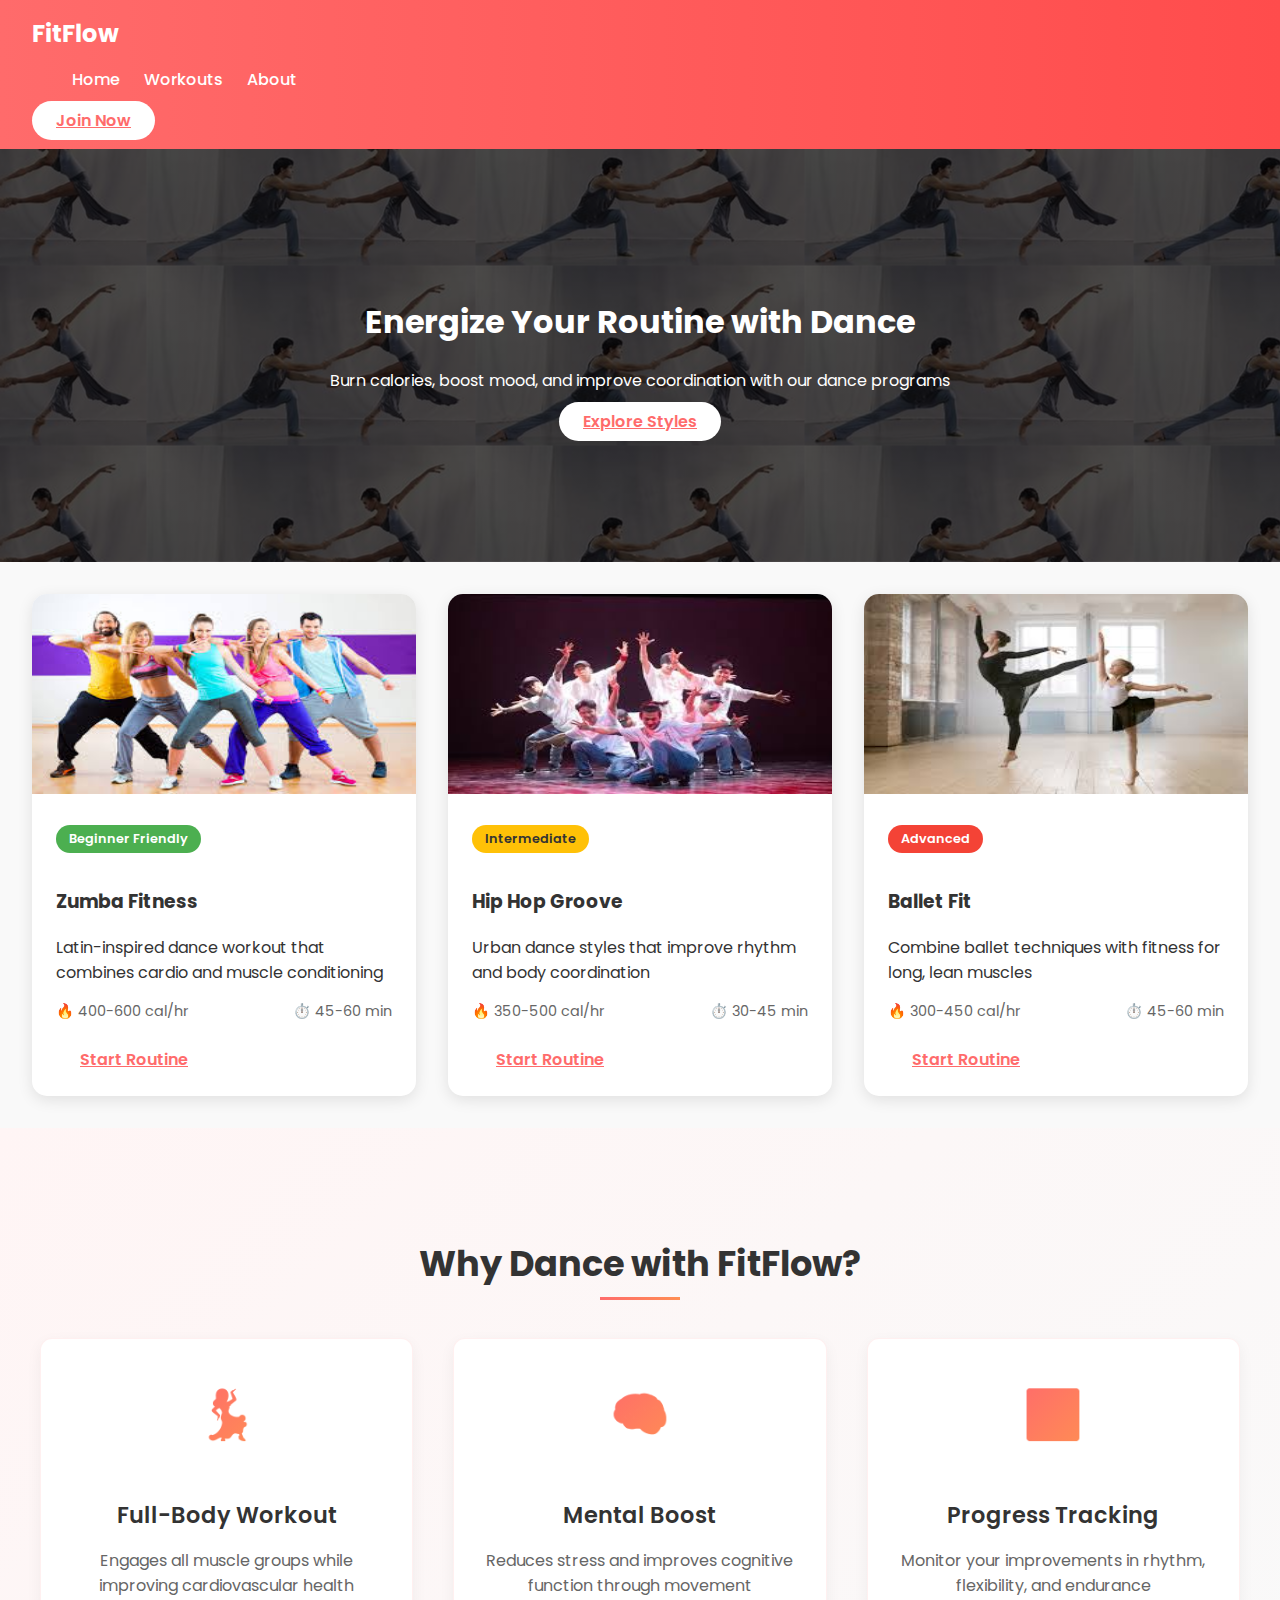
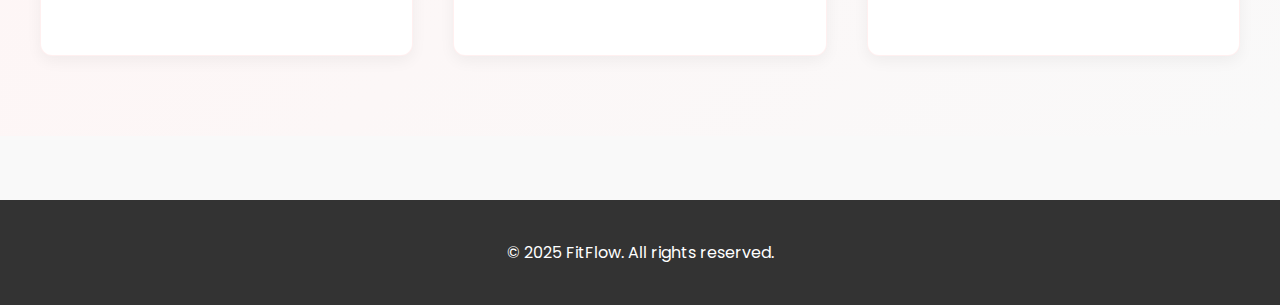
<file: Dance.html>
<!DOCTYPE html>
<html lang="en">
  <head>
    <meta charset="UTF-8" />
    <meta name="viewport" content="width=device-width, initial-scale=1.0" />
    <title>Dance Workouts - FitFlow</title>
    <link rel="stylesheet" href="styles.css" />
    <link
      href="https://fonts.googleapis.com/css2?family=Poppins:wght@300;400;600;700&display=swap"
      rel="stylesheet"
    />
    <style>
      /* Dance-Specific Enhancements */
      .dance-hero {
        background: linear-gradient(rgba(0, 0, 0, 0.7), rgba(0, 0, 0, 0.7)),
          url("media/dancehero.jpg");
        background-size: fit;
        background-position: center;
        color: white;
        text-align: center;
        padding: 8rem 2rem;
      }

      .dance-categories {
        display: grid;
        grid-template-columns: repeat(auto-fit, minmax(300px, 1fr));
        gap: 2rem;
        padding: 2rem;
      }

      .dance-card {
        background: white;
        border-radius: 15px;
        overflow: hidden;
        box-shadow: 0 4px 15px rgba(0, 0, 0, 0.1);
        transition: transform 0.3s ease;
      }

      .dance-card:hover {
        transform: translateY(-10px);
      }

      .dance-card img {
        width: 100%;
        height: 200px;
        object-fit: fit;
      }

      .dance-info {
        padding: 1.5rem;
      }

      .difficulty {
        display: inline-block;
        padding: 0.3rem 0.8rem;
        border-radius: 20px;
        font-size: 0.8rem;
        font-weight: 600;
        margin-bottom: 1rem;
      }

      .beginner {
        background: #4caf50;
        color: white;
      }
      .intermediate {
        background: #ffc107;
        color: #333;
      }
      .advanced {
        background: #f44336;
        color: white;
      }

      .dance-stats {
        display: flex;
        justify-content: space-between;
        margin-top: 1rem;
        color: #666;
        font-size: 0.9rem;
      }
      .benefits-section {
        padding: 5rem 2rem;
        text-align: center;
        background: linear-gradient(135deg, #fff5f5 0%, #f9f9f9 100%);
      }

      .benefits-section h2 {
        font-size: 2.2rem;
        color: #333;
        margin-bottom: 3rem;
        position: relative;
        display: inline-block;
      }

      .benefits-section h2::after {
        content: "";
        position: absolute;
        bottom: -10px;
        left: 50%;
        transform: translateX(-50%);
        width: 80px;
        height: 3px;
        background: linear-gradient(90deg, #ff6b6b, #ff8e53);
      }

      .benefits-grid {
        display: grid;
        grid-template-columns: repeat(auto-fit, minmax(280px, 1fr));
        gap: 2.5rem;
        max-width: 1200px;
        margin: 0 auto;
      }

      .benefit-card {
        background: white;
        padding: 2.5rem 2rem;
        border-radius: 12px;
        box-shadow: 0 5px 15px rgba(0, 0, 0, 0.05);
        transition: all 0.3s ease;
        border: 1px solid rgba(255, 107, 107, 0.1);
      }

      .benefit-card:hover {
        transform: translateY(-8px);
        box-shadow: 0 8px 25px rgba(255, 107, 107, 0.15);
      }

      .benefit-icon {
        font-size: 3rem;
        margin-bottom: 1.5rem;
        display: inline-block;
        background: linear-gradient(135deg, #ff6b6b, #ff8e53);
        -webkit-background-clip: text;
        background-clip: text;
        color: transparent;
      }

      .benefit-card h3 {
        font-size: 1.4rem;
        color: #333;
        margin-bottom: 1rem;
        font-weight: 600;
      }

      .benefit-card p {
        color: #666;
        line-height: 1.6;
        font-size: 1rem;
      }
      .modal {
        display: none;
        position: fixed;
        z-index: 1000;
        left: 0;
        top: 0;
        width: 100%;
        height: 100%;
        background-color: rgba(0, 0, 0, 0.8);
        backdrop-filter: blur(5px);
        overflow-y: auto;
      }

      .modal-content {
        background-color: white;
        margin: 5% auto;
        padding: 2rem;
        border-radius: 15px;
        width: 90%;
        max-width: 800px;
        box-shadow: 0 5px 30px rgba(0, 0, 0, 0.3);
        position: relative;
        animation: modalFadeIn 0.3s ease-out;
      }

      @keyframes modalFadeIn {
        from {
          opacity: 0;
          transform: translateY(-50px);
        }
        to {
          opacity: 1;
          transform: translateY(0);
        }
      }

      .close-modal {
        position: absolute;
        right: 25px;
        top: 15px;
        color: #aaa;
        font-size: 28px;
        font-weight: bold;
        cursor: pointer;
        transition: color 0.3s;
      }

      .close-modal:hover {
        color: #ff6b6b;
      }

      .modal-footer {
        display: flex;
        justify-content: flex-end;
        gap: 1rem;
        margin-top: 1.5rem;
      }

      .secondary {
        background-color: #f1f1f1;
        color: #333;
      }

      .video-container {
        position: relative;
        padding-bottom: 56.25%; /* 16:9 Aspect Ratio */
        height: 0;
        overflow: hidden;
        margin: 1.5rem 0;
        border-radius: 8px;
        background: #000;
      }

      .video-container iframe {
        position: absolute;
        top: 0;
        left: 0;
        width: 100%;
        height: 100%;
        border: none;
      }

      /* Responsive Modal */
      @media (max-width: 768px) {
        .modal-content {
          width: 95%;
          margin: 10% auto;
          padding: 1.5rem;
        }
      }
    </style>
  </head>
  <body>
    <header>
      <nav>
        <div class="logo">FitFlow</div>
        <ul class="nav-links">
          <li><a href="index.html">Home</a></li>
          <li><a href="workouts.html">Workouts</a></li>
          <li><a href="index.html#about">About</a></li>
        </ul>
        <a href="membership.html" class="cta-button">Join Now</a>
      </nav>
    </header>

    <section class="dance-hero">
      <h1>Energize Your Routine with Dance</h1>
      <p>
        Burn calories, boost mood, and improve coordination with our dance
        programs
      </p>
      <a href="#dance-programs" class="cta-button">Explore Styles</a>
    </section>

    <section id="dance-programs" class="dance-categories">
      <!-- Zumba -->
      <div class="dance-card">
        <img src="media/zumba.jpg" alt="Zumba Class" />
        <div class="dance-info">
          <span class="difficulty beginner">Beginner Friendly</span>
          <h3>Zumba Fitness</h3>
          <p>
            Latin-inspired dance workout that combines cardio and muscle
            conditioning
          </p>
          <div class="dance-stats">
            <span>🔥 400-600 cal/hr</span>
            <span>⏱️ 45-60 min</span>
          </div><br>
          <a href="#" class="cta-button" data-dance-type = "zumba">Start Routine</a>
        </div>
      </div>

      <!-- Hip Hop -->
      <div class="dance-card">
        <img src="media/hiphop.jpg" alt="Hip Hop Dance" />
        <div class="dance-info">
          <span class="difficulty intermediate">Intermediate</span>
          <h3>Hip Hop Groove</h3>
          <p>Urban dance styles that improve rhythm and body coordination</p>
          <div class="dance-stats">
            <span>🔥 350-500 cal/hr</span>
            <span>⏱️ 30-45 min</span>
          </div><br>
          <a href="#" class="cta-button" data-dance-type = "hiphop">Start Routine</a>
        </div>
      </div>

      <!-- Ballet Fit -->
      <div class="dance-card">
        <img src="media/ballet.jpg" alt="Ballet Fitness" />
        <div class="dance-info">
          <span class="difficulty advanced">Advanced</span>
          <h3>Ballet Fit</h3>
          <p>Combine ballet techniques with fitness for long, lean muscles</p>
          <div class="dance-stats">
            <span>🔥 300-450 cal/hr</span>
            <span>⏱️ 45-60 min</span>
          </div><br>
          <a href="#" class="cta-button" data-dance-type = "ballet">Start Routine</a>
        </div>
      </div>
    </section>

    <section class="benefits-section">
      <h2>Why Dance with FitFlow?</h2>
      <div class="benefits-grid">
        <div class="benefit-card">
          <div class="benefit-icon">💃</div>
          <h3>Full-Body Workout</h3>
          <p>Engages all muscle groups while improving cardiovascular health</p>
        </div>
        <div class="benefit-card">
          <div class="benefit-icon">🧠</div>
          <h3>Mental Boost</h3>
          <p>Reduces stress and improves cognitive function through movement</p>
        </div>
        <div class="benefit-card">
          <div class="benefit-icon">🔄</div>
          <h3>Progress Tracking</h3>
          <p>Monitor your improvements in rhythm, flexibility, and endurance</p>
        </div>
      </div>
    </section>

    <div id="dance-modal" class="modal">
      <div class="modal-content">
        <span class="close-modal">&times;</span>
        <h3 id="modal-title">Dance Routine</h3>
        <div class="video-container">
          <iframe
            id="modal-video"
            width="560"
            height="315"
            frameborder="0"
            allowfullscreen
          ></iframe>
        </div>
        <div class="modal-footer">
          <button class="cta-button">Save Routine</button>
          <button class="cta-button secondary">Close</button>
        </div>
      </div>
    </div>

    <script>
        // Dance video data
        const dancePrograms = {
          zumba: {
            title: "Zumba Fitness Routine",
            videoId: "urHnJF7wfRA"
          },
          hiphop: {
            title: "Hip Hop Groove Tutorial",
            videoId: "QPFyyKqFi4k"
          },
          ballet: {
            title: "Ballet Fit Fundamentals",
            videoId: "FWfew6Q7Xzo"
          }
        };
      
        // Modal functionality
        document.addEventListener('DOMContentLoaded', function() {
          const modal = document.getElementById('dance-modal');
          const modalTitle = document.getElementById('modal-title');
          const modalVideo = document.getElementById('modal-video');
          const closeBtn = document.querySelector('.close-modal');
          const closeSecondary = document.querySelector('.secondary');
          const startButtons = document.querySelectorAll('[data-dance-type]');
      
          // Open modal with specific dance video
          startButtons.forEach(button => {
            button.addEventListener('click', function(e) {
              e.preventDefault();
              const danceType = this.dataset.danceType;
              const program = dancePrograms[danceType];
              
              modalTitle.textContent = program.title;
              modalVideo.src = `https://www.youtube.com/embed/${program.videoId}`;
              modal.style.display = 'block';
              document.body.style.overflow = 'hidden';
            });
          });
      
          // Close modal methods
          function closeModal() {
            modal.style.display = 'none';
            modalVideo.src = '';
            document.body.style.overflow = 'auto';
          }
      
          closeBtn.addEventListener('click', closeModal);
          closeSecondary.addEventListener('click', closeModal);
      
          // Close when clicking outside modal
          window.addEventListener('click', function(e) {
            if (e.target === modal) {
              closeModal();
            }
          });
        });
      </script> 

    <footer>
      <p>&copy; 2025 FitFlow. All rights reserved.</p>
    </footer>
  </body>
</html>
</file>
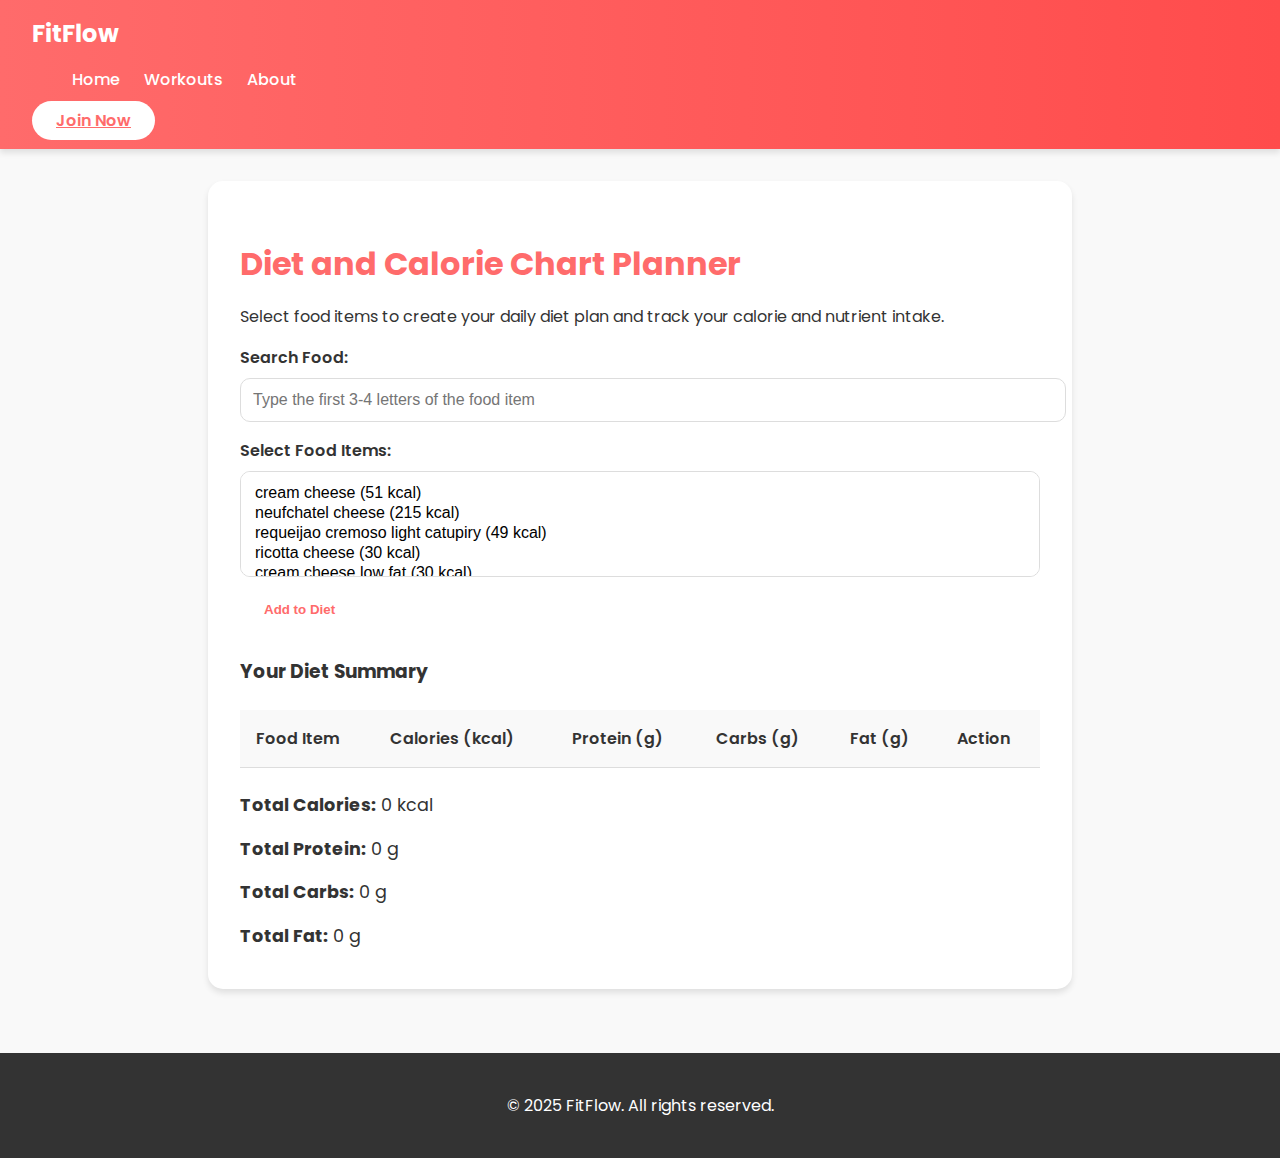
<file: diet-planner.html>
<!DOCTYPE html>
<html lang="en">
<head>
  <meta charset="UTF-8">
  <meta name="viewport" content="width=device-width, initial-scale=1.0">
  <title>Diet and Calorie Chart Planner - FitFlow</title>
  <link rel="stylesheet" href="styles.css">
  <link href="https://fonts.googleapis.com/css2?family=Poppins:wght@300;400;600;700&display=swap" rel="stylesheet">
</head>
<body>
  <header>
    <nav>
      <div class="logo">FitFlow</div>
      <ul class="nav-links">
        <li><a href="index.html">Home</a></li>
        <li><a href="workouts.html">Workouts</a></li>
        <li><a href="index.html#about">About</a></li>
      </ul>
      <a href="membership.html" class="cta-button">Join Now</a>
    </nav>
  </header>

  <!-- Diet Planner Section -->
  <section class="diet-planner">
    <h2>Diet and Calorie Chart Planner</h2>
    <p>Select food items to create your daily diet plan and track your calorie and nutrient intake.</p>
    <div class="food-selection">
      <label for="searchFood">Search Food:</label>
      <input type="text" id="searchFood" placeholder="Type the first 3-4 letters of the food item">
      <label for="foodItems">Select Food Items:</label>
      <select id="foodItems" multiple>
        <!-- Food items will be dynamically populated here -->
      </select>
      <button id="addFood" class="cta-button">Add to Diet</button>
    </div>
    <div class="diet-summary">
      <h3>Your Diet Summary</h3>
      <table id="dietTable">
        <thead>
          <tr>
            <th>Food Item</th>
            <th>Calories (kcal)</th>
            <th>Protein (g)</th>
            <th>Carbs (g)</th>
            <th>Fat (g)</th>
            <th>Action</th>
          </tr>
        </thead>
        <tbody>
          <!-- Diet items will be dynamically populated here -->
        </tbody>
      </table>
      <div id="totalSummary">
        <p><strong>Total Calories:</strong> <span id="totalCalories">0</span> kcal</p>
        <p><strong>Total Protein:</strong> <span id="totalProtein">0</span> g</p>
        <p><strong>Total Carbs:</strong> <span id="totalCarbs">0</span> g</p>
        <p><strong>Total Fat:</strong> <span id="totalFat">0</span> g</p>
      </div>
    </div>
  </section>

  <footer>
    <p>&copy; 2025 FitFlow. All rights reserved.</p>
  </footer>

  <script src="diet-planner.js"></script>
</body>
</html>
</file>
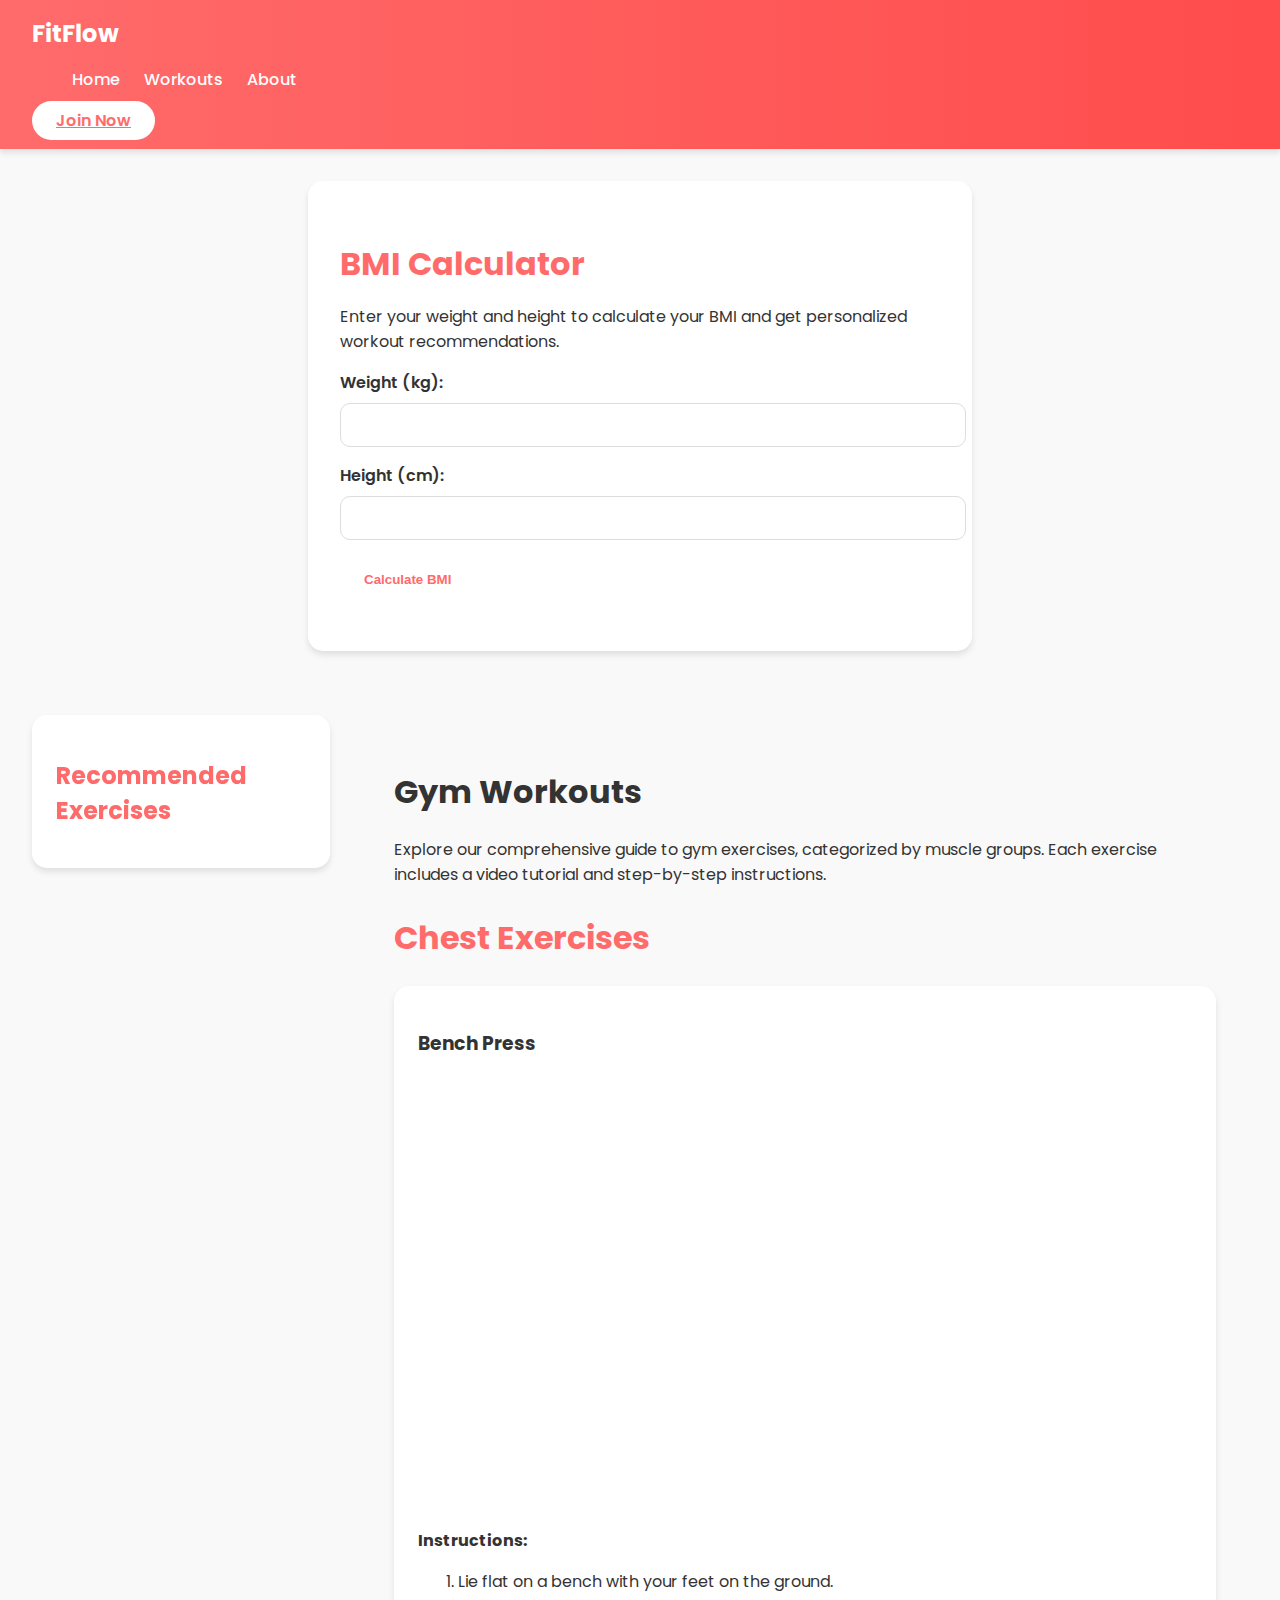
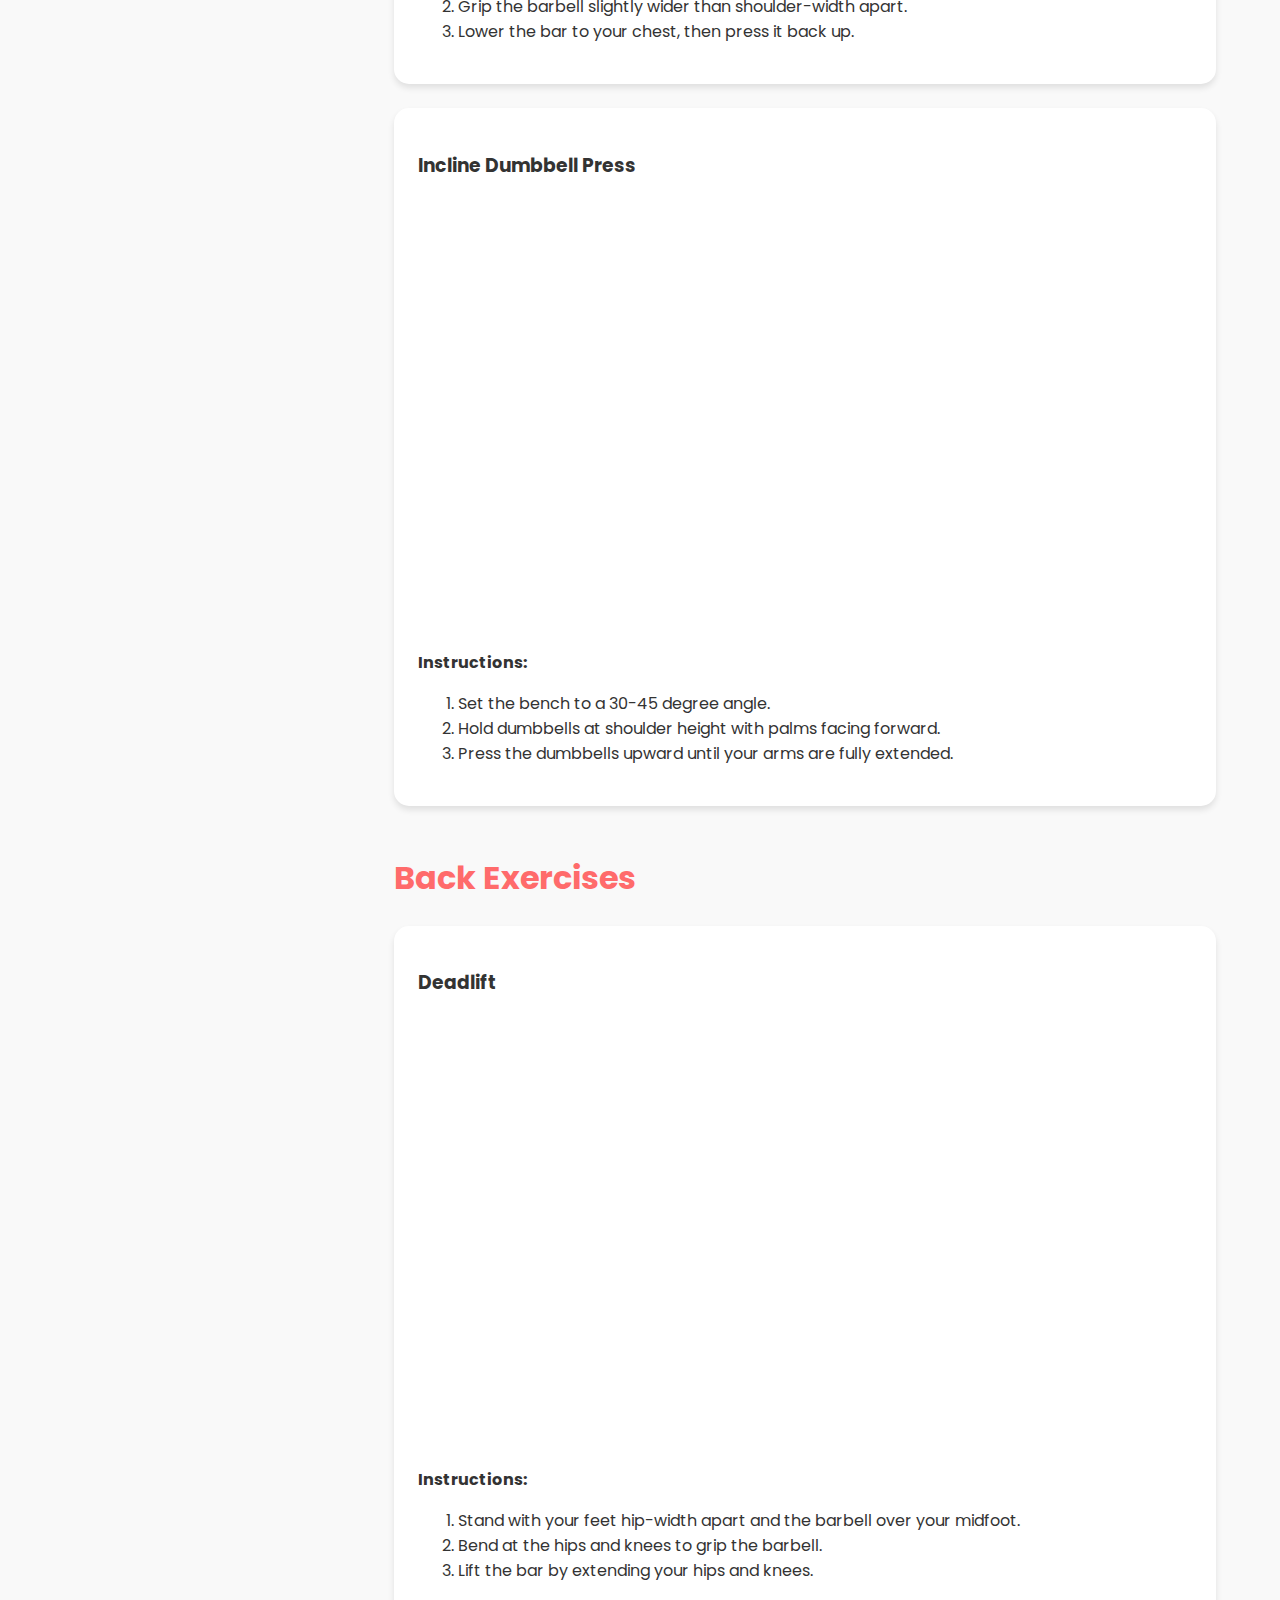
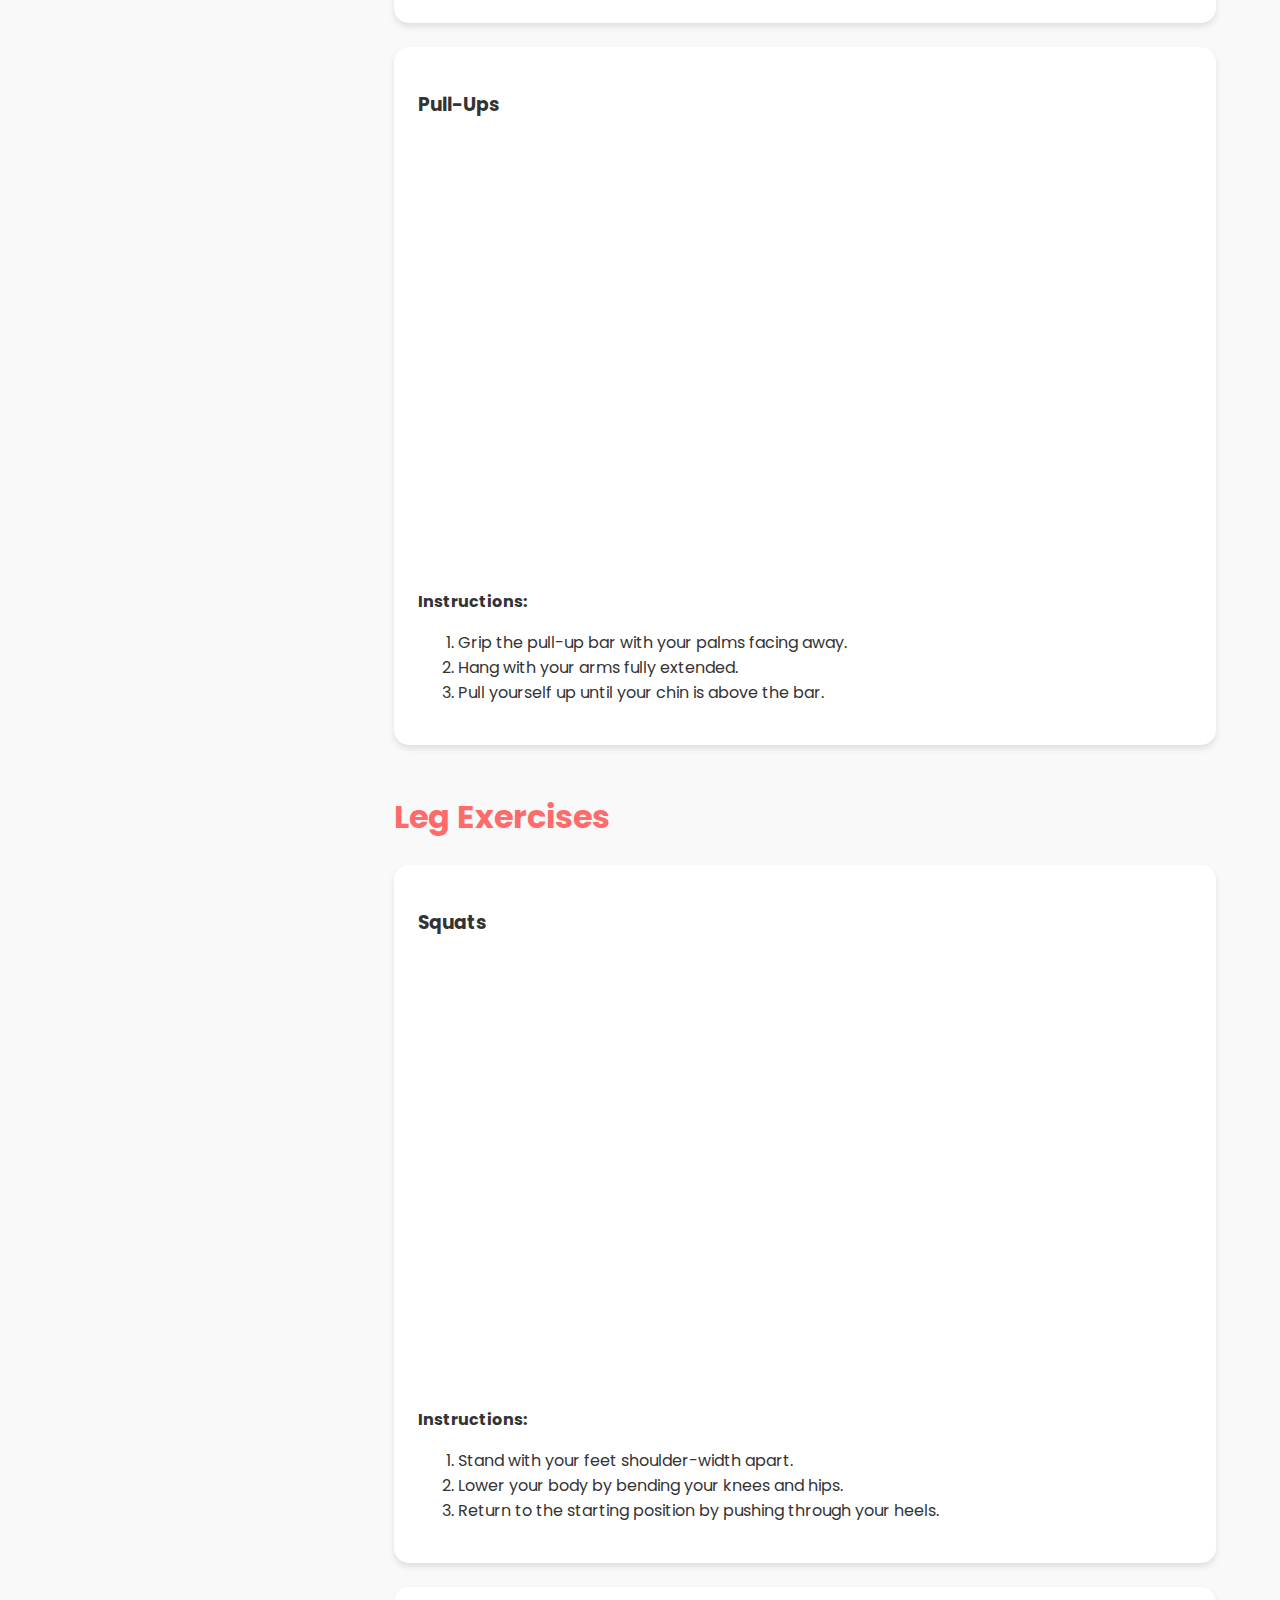
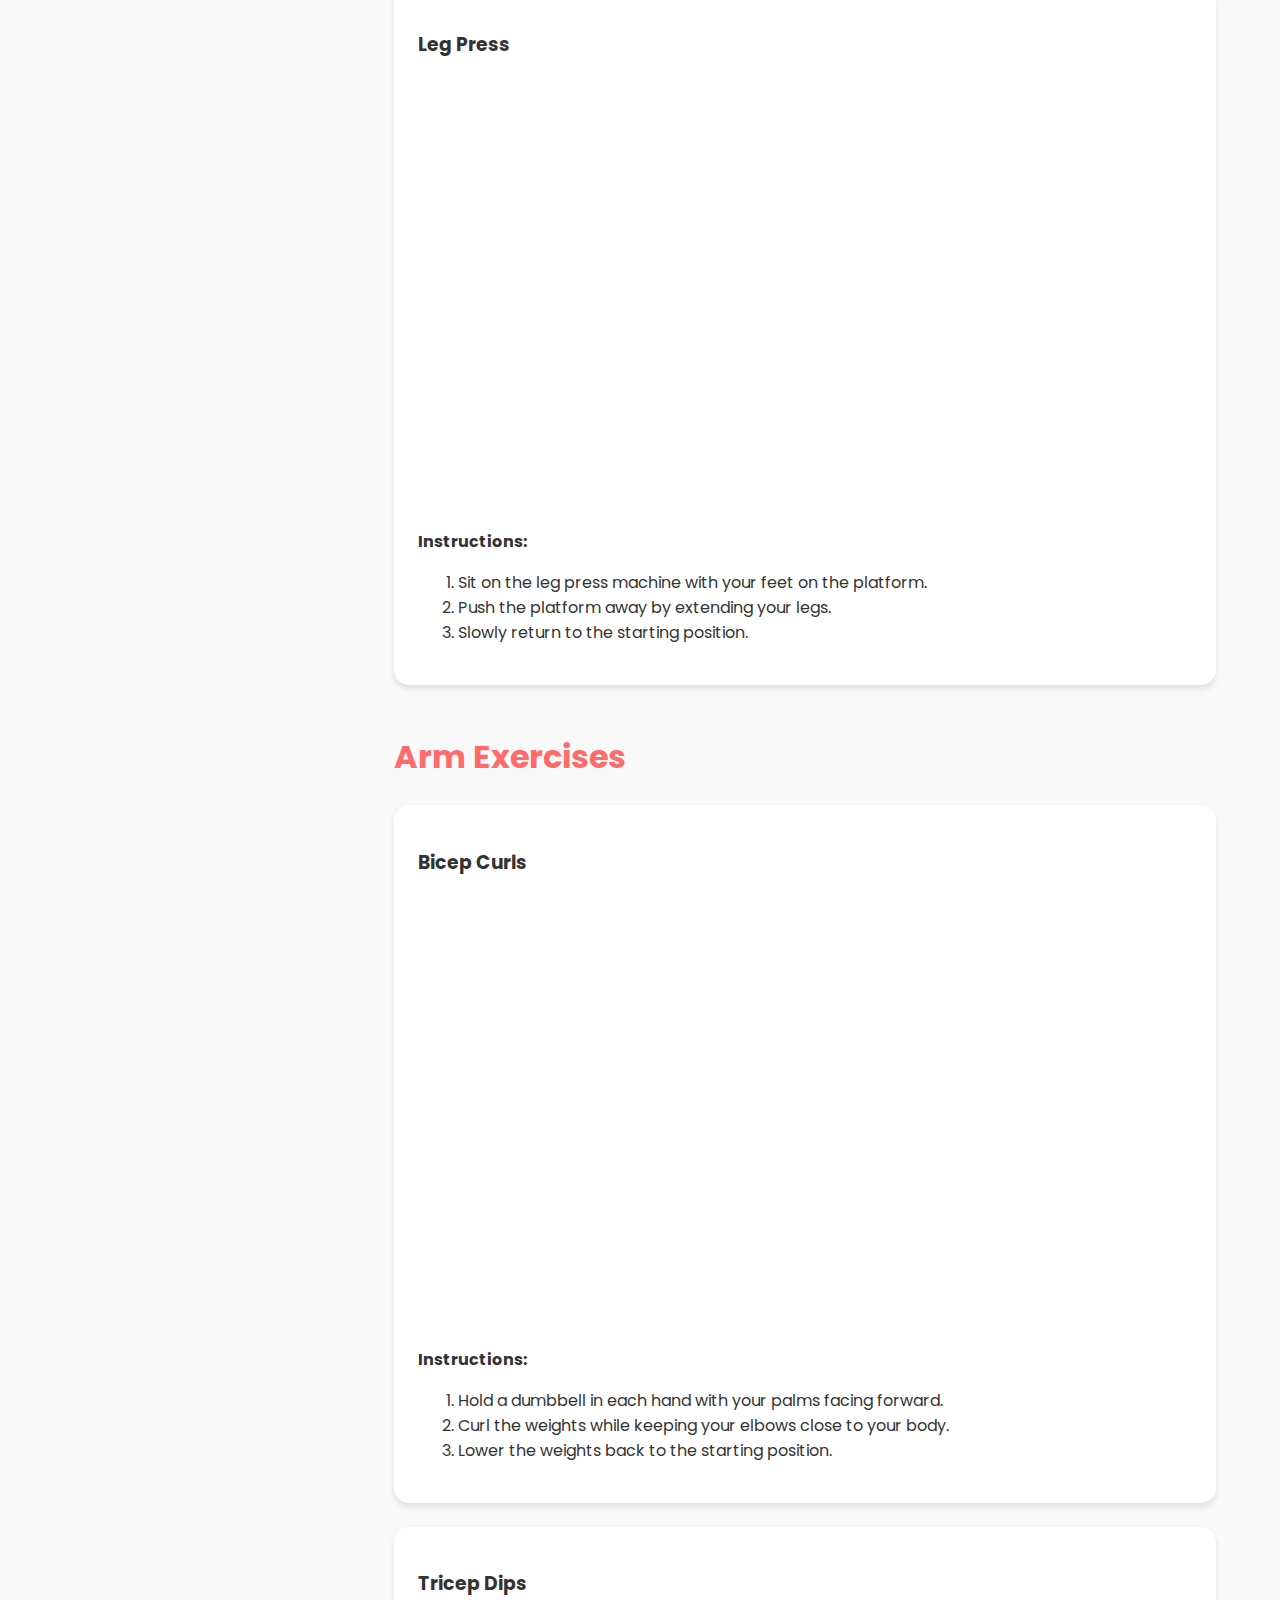
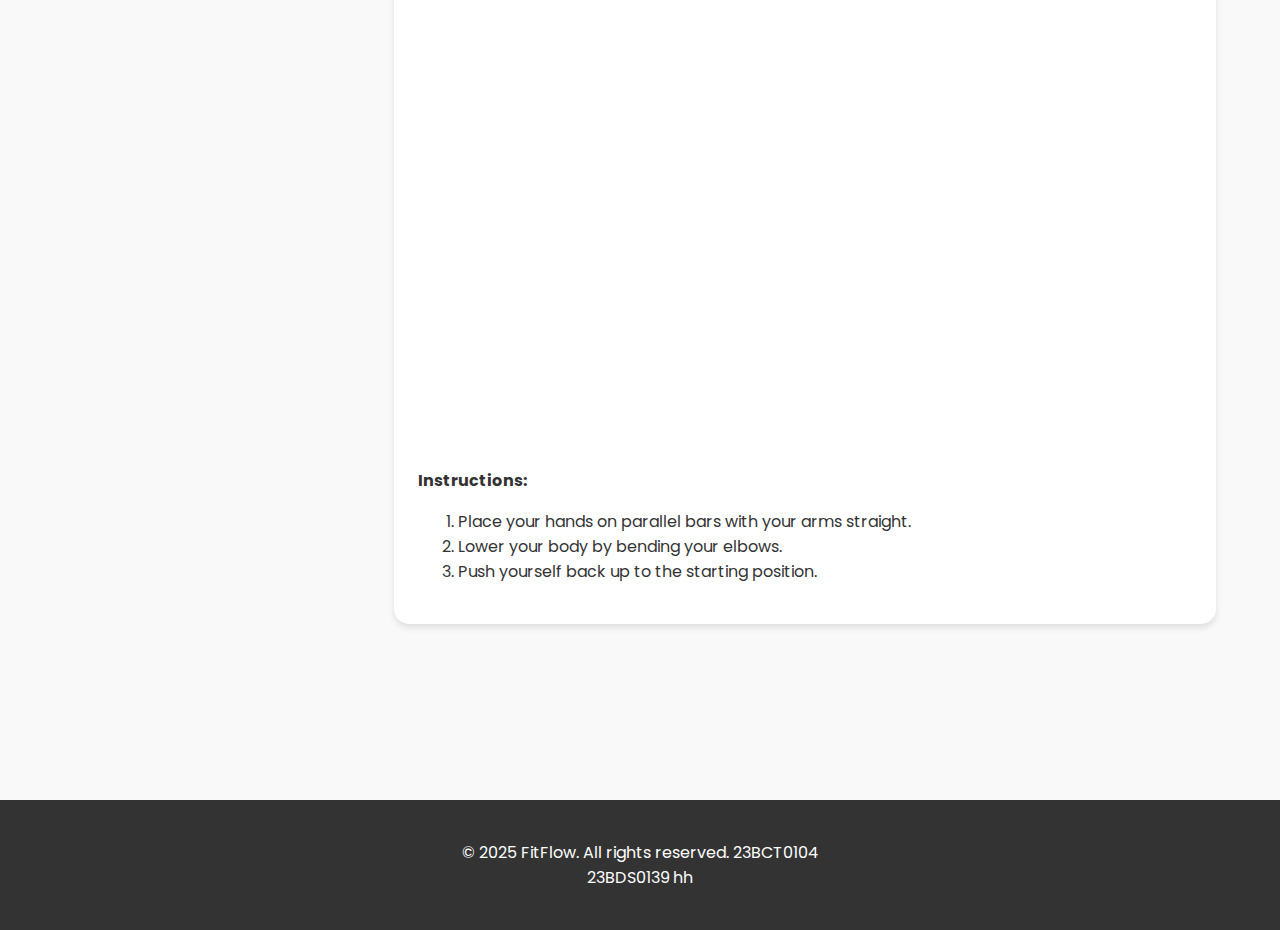
<file: gym.html>
<!DOCTYPE html>
<html lang="en">
<head>
  <meta charset="UTF-8">
  <meta name="viewport" content="width=device-width, initial-scale=1.0">
  <title>Gym Workouts - FitFlow</title>
  <link rel="stylesheet" href="styles.css">
  <link href="https://fonts.googleapis.com/css2?family=Poppins:wght@300;400;600;700&display=swap" rel="stylesheet">
</head>
<body>
  <header>
    <nav>
      <div class="logo">FitFlow</div>
      <ul class="nav-links">
        <li><a href="index.html">Home</a></li>
        <li><a href="workouts.html">Workouts</a></li>
        <li><a href="index.html#about">About</a></li>
      </ul>
      <a href="membership.html" class="cta-button">Join Now</a>
    </nav>
  </header>

  <!-- BMI Calculator Section -->
  <section class="bmi-calculator">
    <h2>BMI Calculator</h2>
    <p>Enter your weight and height to calculate your BMI and get personalized workout recommendations.</p>
    <form id="bmiForm">
      <label for="weight">Weight (kg):</label>
      <input type="number" id="weight" name="weight" required>
      <label for="height">Height (cm):</label>
      <input type="number" id="height" name="height" required>
      <button type="submit" class="cta-button">Calculate BMI</button>
    </form>
    <div id="bmiResult"></div>
  </section>

  <!-- Main Content Area -->
  <div class="main-content">
    <!-- Recommended Exercises Menu (Left Side) -->
    <aside id="recommendedMenu">
      <h2>Recommended Exercises</h2>
      <ul id="recommendedList"></ul>
    </aside>

    <!-- Gym Workouts Section -->
    <section class="gym-workouts">
      <h1>Gym Workouts</h1>
      <p>Explore our comprehensive guide to gym exercises, categorized by muscle groups. Each exercise includes a video tutorial and step-by-step instructions.</p>

      <!-- Chest Exercises -->
      <div class="exercise-category" id="bench-press">
        <h2>Chest Exercises</h2>
        <div class="exercise-card">
          <h3>Bench Press</h3>
          <div class="video-container">
            <iframe width="560" height="315" src="https://www.youtube.com/embed/4Y2ZdHCOXok" frameborder="0" allow="accelerometer; autoplay; clipboard-write; encrypted-media; gyroscope; picture-in-picture" allowfullscreen></iframe>
          </div>
          <p><strong>Instructions:</strong></p>
          <ol>
            <li>Lie flat on a bench with your feet on the ground.</li>
            <li>Grip the barbell slightly wider than shoulder-width apart.</li>
            <li>Lower the bar to your chest, then press it back up.</li>
          </ol>
        </div>

        <div class="exercise-card" id="incline-dumbbell-press">
          <h3>Incline Dumbbell Press</h3>
          <div class="video-container">
            <iframe width="560" height="315" src="https://www.youtube.com/embed/8iPEnn-ltC8" frameborder="0" allow="accelerometer; autoplay; clipboard-write; encrypted-media; gyroscope; picture-in-picture" allowfullscreen></iframe>
          </div>
          <p><strong>Instructions:</strong></p>
          <ol>
            <li>Set the bench to a 30-45 degree angle.</li>
            <li>Hold dumbbells at shoulder height with palms facing forward.</li>
            <li>Press the dumbbells upward until your arms are fully extended.</li>
          </ol>
        </div>
      </div>

      <!-- Back Exercises -->
      <div class="exercise-category" id="deadlift">
        <h2>Back Exercises</h2>
        <div class="exercise-card">
          <h3>Deadlift</h3>
          <div class="video-container">
            <iframe width="560" height="315" src="https://www.youtube.com/embed/op9kVnSso6Q" frameborder="0" allow="accelerometer; autoplay; clipboard-write; encrypted-media; gyroscope; picture-in-picture" allowfullscreen></iframe>
          </div>
          <p><strong>Instructions:</strong></p>
          <ol>
            <li>Stand with your feet hip-width apart and the barbell over your midfoot.</li>
            <li>Bend at the hips and knees to grip the barbell.</li>
            <li>Lift the bar by extending your hips and knees.</li>
          </ol>
        </div>

        <div class="exercise-card" id="pull-ups">
          <h3>Pull-Ups</h3>
          <div class="video-container">
            <iframe width="560" height="315" src="https://www.youtube.com/embed/eGo4IYlbE5g" frameborder="0" allow="accelerometer; autoplay; clipboard-write; encrypted-media; gyroscope; picture-in-picture" allowfullscreen></iframe>
          </div>
          <p><strong>Instructions:</strong></p>
          <ol>
            <li>Grip the pull-up bar with your palms facing away.</li>
            <li>Hang with your arms fully extended.</li>
            <li>Pull yourself up until your chin is above the bar.</li>
          </ol>
        </div>
      </div>

      <!-- Leg Exercises -->
      <div class="exercise-category" id="squats">
        <h2>Leg Exercises</h2>
        <div class="exercise-card">
          <h3>Squats</h3>
          <div class="video-container">
            <iframe width="560" height="315" src="https://www.youtube.com/embed/Dy28eq2PjcM" frameborder="0" allow="accelerometer; autoplay; clipboard-write; encrypted-media; gyroscope; picture-in-picture" allowfullscreen></iframe>
          </div>
          <p><strong>Instructions:</strong></p>
          <ol>
            <li>Stand with your feet shoulder-width apart.</li>
            <li>Lower your body by bending your knees and hips.</li>
            <li>Return to the starting position by pushing through your heels.</li>
          </ol>
        </div>

        <div class="exercise-card" id="leg-press">
          <h3>Leg Press</h3>
          <div class="video-container">
            <iframe width="560" height="315" src="https://www.youtube.com/embed/IZxyjW7MPJQ" frameborder="0" allow="accelerometer; autoplay; clipboard-write; encrypted-media; gyroscope; picture-in-picture" allowfullscreen></iframe>
          </div>
          <p><strong>Instructions:</strong></p>
          <ol>
            <li>Sit on the leg press machine with your feet on the platform.</li>
            <li>Push the platform away by extending your legs.</li>
            <li>Slowly return to the starting position.</li>
          </ol>
        </div>
      </div>

      <!-- Arm Exercises -->
      <div class="exercise-category" id="bicep-curls">
        <h2>Arm Exercises</h2>
        <div class="exercise-card">
          <h3>Bicep Curls</h3>
          <div class="video-container">
            <iframe width="560" height="315" src="https://www.youtube.com/embed/ykJmrZ5v0Oo" frameborder="0" allow="accelerometer; autoplay; clipboard-write; encrypted-media; gyroscope; picture-in-picture" allowfullscreen></iframe>
          </div>
          <p><strong>Instructions:</strong></p>
          <ol>
            <li>Hold a dumbbell in each hand with your palms facing forward.</li>
            <li>Curl the weights while keeping your elbows close to your body.</li>
            <li>Lower the weights back to the starting position.</li>
          </ol>
        </div>

        <div class="exercise-card" id="tricep-dips">
          <h3>Tricep Dips</h3>
          <div class="video-container">
            <iframe width="560" height="315" src="https://www.youtube.com/embed/6kALZikXxLc" frameborder="0" allow="accelerometer; autoplay; clipboard-write; encrypted-media; gyroscope; picture-in-picture" allowfullscreen></iframe>
          </div>
          <p><strong>Instructions:</strong></p>
          <ol>
            <li>Place your hands on parallel bars with your arms straight.</li>
            <li>Lower your body by bending your elbows.</li>
            <li>Push yourself back up to the starting position.</li>
          </ol>
        </div>
      </div>
    </section>
  </div>

  <footer>
    <p>&copy; 2025 FitFlow. All rights reserved.
      23BCT0104 <br> 
      23BDS0139 hh
    </p>
  </footer>

  <script>
    // BMI Calculator and Exercise Recommendation
    document.getElementById('bmiForm').addEventListener('submit', function (e) {
      e.preventDefault();

      // Get weight and height
      const weight = parseFloat(document.getElementById('weight').value);
      const height = parseFloat(document.getElementById('height').value) / 100; // Convert cm to meters

      // Calculate BMI
      const bmi = (weight / (height * height)).toFixed(2);

      // Display BMI result
      const bmiResult = document.getElementById('bmiResult');
      bmiResult.innerHTML = `<p>Your BMI is: <strong>${bmi}</strong>(Healthy Range : 18.5 - 24.9)</p>`;
      if (bmi < 18.5) {
        bmiResult.innerHTML += '<p>You are underweight. Consider increasing your calorie intake.</p>';
      } else if (bmi >= 18.5 && bmi <= 24.9) {
        bmiResult.innerHTML += '<p>You are within a healthy weight range. Keep up the good work!</p>';
      } else if (bmi >= 25 && bmi <= 29.9) {
        bmiResult.innerHTML += '<p>You are overweight. Consider reducing your calorie intake.</p>';
      } else {
        bmiResult.innerHTML += '<p>You are obese. Consider consulting a healthcare professional.</p>';
      }

      // Recommend exercises based on BMI
      const recommendedList = document.getElementById('recommendedList');
      let exercises = [];
      if (bmi < 18.5) {
        exercises = [
          { name: 'Bench Press', id: 'bench-press' },
          { name: 'Deadlifts', id: 'deadlift' },
          { name: 'Squats', id: 'squats' }
        ];
      } else if (bmi >= 18.5 && bmi <= 24.9) {
        exercises = [
          { name: 'Pull-Ups', id: 'pull-ups' },
          { name: 'Incline Dumbbell Press', id: 'incline-dumbbell-press' },
          { name: 'Leg Press', id: 'leg-press' }
        ];
      } else if (bmi >= 25 && bmi <= 29.9) {
        exercises = [
          { name: 'Running', id: 'running' },
          { name: 'Cycling', id: 'cycling' },
          { name: 'HIIT Workouts', id: 'hiit' }
        ];
      } else {
        exercises = [
          { name: 'Walking', id: 'walking' },
          { name: 'Swimming', id: 'swimming' },
          { name: 'Yoga', id: 'yoga' }
        ];
      }

      // Update the recommended exercises menu
      recommendedList.innerHTML = exercises.map(exercise => `
        <li><a href="#${exercise.id}" class="exercise-link">${exercise.name}</a></li>
      `).join('');

      // Add smooth scrolling for exercise links
      document.querySelectorAll('.exercise-link').forEach(link => {
        link.addEventListener('click', function (e) {
          e.preventDefault();
          const target = document.querySelector(this.getAttribute('href'));
          target.scrollIntoView({ behavior: 'smooth' });
        });
      });
    });
  </script>
</body>
</html>
</file>
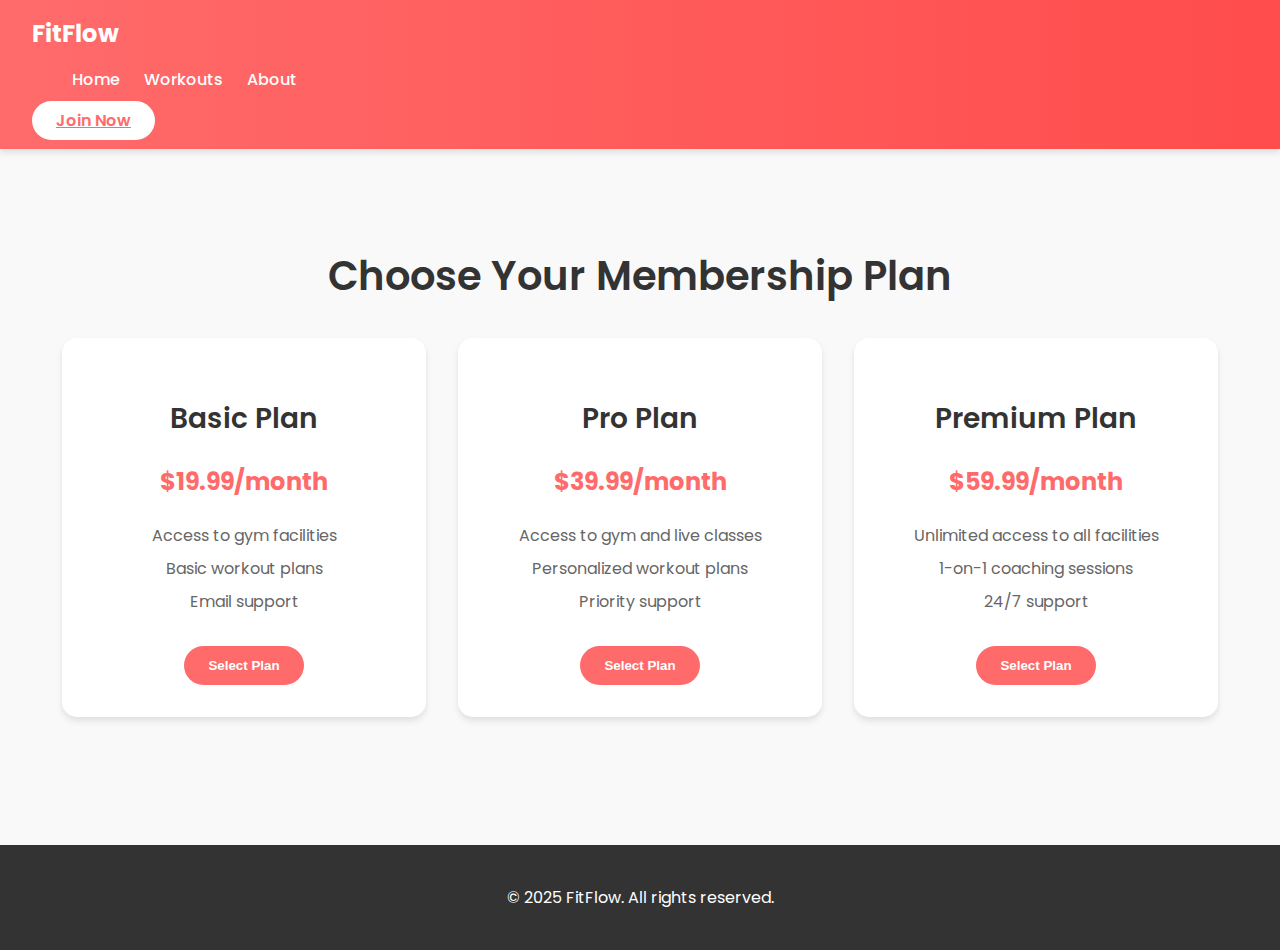
<file: membership.html>
<!DOCTYPE html>
<html lang="en">
<head>
  <meta charset="UTF-8">
  <meta name="viewport" content="width=device-width, initial-scale=1.0">
  <title>Membership - FitFlow</title>
  <link rel="stylesheet" href="styles.css">
  <link href="https://fonts.googleapis.com/css2?family=Poppins:wght@300;400;600;700&display=swap" rel="stylesheet">
</head>
<body>
  <header>
    <nav>
      <div class="logo">FitFlow</div>
      <ul class="nav-links">
        <li><a href="index.html">Home</a></li>
        <li><a href="workouts.html">Workouts</a></li>
        <li><a href="index.html#about">About</a></li>
      </ul>
      <a href="membership.html" class="cta-button">Join Now</a>
    </nav>
  </header>

  <section class="membership">
    <h2>Choose Your Membership Plan</h2>
    <div class="membership-cards">
      <div class="card">
        <h3>Basic Plan</h3>
        <p class="price">$19.99/month</p>
        <ul>
          <li>Access to gym facilities</li>
          <li>Basic workout plans</li>
          <li>Email support</li>
        </ul>
        <button class="cta-button" onclick="thankYou()">Select Plan</button>
      </div>
      <div class="card">
        <h3>Pro Plan</h3>
        <p class="price">$39.99/month</p>
        <ul>
          <li>Access to gym and live classes</li>
          <li>Personalized workout plans</li>
          <li>Priority support</li>
        </ul>
        <button class="cta-button" onclick="thankYou()">Select Plan</button>
      </div>
      <div class="card">
        <h3>Premium Plan</h3>
        <p class="price">$59.99/month</p>
        <ul>
          <li>Unlimited access to all facilities</li>
          <li>1-on-1 coaching sessions</li>
          <li>24/7 support</li>
        </ul>
        <button class="cta-button" onclick="thankYou()">Select Plan</button>
      </div>
    </div>
  </section>

  <footer>
    <p>&copy; 2025 FitFlow. All rights reserved.</p>
  </footer>

  <script>
    function thankYou() {
      alert("Thank you for your support!");
      // You could add redirection or form submission logic here
    }
  </script>
</body>
</html>
</file>
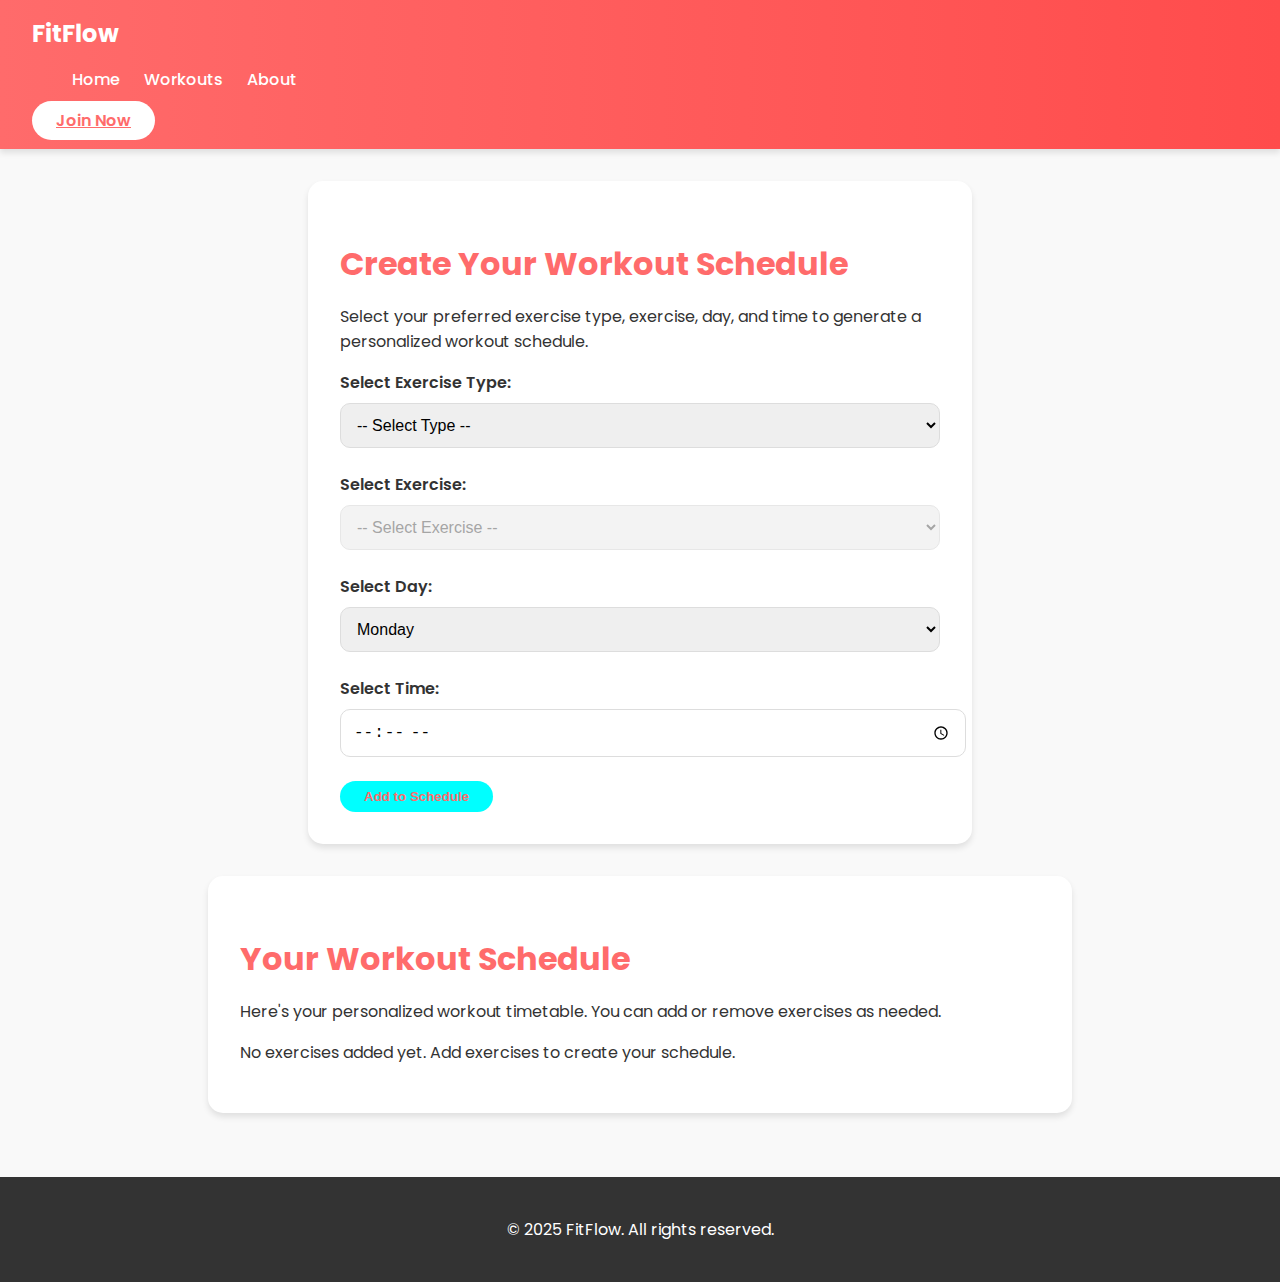
<file: workout-schedule.html>
<!DOCTYPE html>
<html lang="en">
<head>
  <meta charset="UTF-8">
  <meta name="viewport" content="width=device-width, initial-scale=1.0">
  <title>Workout Schedule - FitFlow</title>
  <link rel="stylesheet" href="styles.css">
  <link href="https://fonts.googleapis.com/css2?family=Poppins:wght@300;400;600;700&display=swap" rel="stylesheet">
</head>
<body>
  <header>
    <nav>
      <div class="logo">FitFlow</div>
      <ul class="nav-links">
        <li><a href="index.html">Home</a></li>
        <li><a href="workouts.html">Workouts</a></li>
        <li><a href="index.html#about">About</a></li>
      </ul>
      <a href="membership.html" class="cta-button">Join Now</a>
    </nav>
  </header>

  <!-- Workout Schedule Generator -->
  <section class="schedule-generator">
    <h2>Create Your Workout Schedule</h2>
    <p>Select your preferred exercise type, exercise, day, and time to generate a personalized workout schedule.</p>
    <form id="scheduleForm">
      <div class="form-group">
        <label for="exerciseType">Select Exercise Type:</label>
        <select id="exerciseType" name="exerciseType" required>
          <option value="">-- Select Type --</option>
          <option value="gym">Gym</option>
          <option value="yoga">Yoga</option>
          <option value="dance">Dance</option>
        </select>
      </div>
      <div class="form-group">
        <label for="exercise">Select Exercise:</label>
        <select id="exercise" name="exercise" required disabled>
          <option value="">-- Select Exercise --</option>
        </select>
      </div>
      <div class="form-group">
        <label for="day">Select Day:</label>
        <select id="day" name="day" required>
          <option value="Monday">Monday</option>
          <option value="Tuesday">Tuesday</option>
          <option value="Wednesday">Wednesday</option>
          <option value="Thursday">Thursday</option>
          <option value="Friday">Friday</option>
          <option value="Saturday">Saturday</option>
          <option value="Sunday">Sunday</option>
        </select>
      </div>
      <div class="form-group">
        <label for="time">Select Time:</label>
        <input type="time" id="time" name="time" required>
      </div>
      <button type="submit" class="cta-button-schedule">Add to Schedule</button>
    </form>
  </section>

  <!-- Workout Schedule Display -->
  <section class="workout-schedule">
    <h2>Your Workout Schedule</h2>
    <p>Here's your personalized workout timetable. You can add or remove exercises as needed.</p>
    <div id="scheduleTable">
      <!-- Schedule will be dynamically populated here -->
    </div>
  </section>

  <footer>
    <p>&copy; 2025 FitFlow. All rights reserved.</p>
  </footer>

  <script src="script.js"></script>
</body>
</html>
</file>
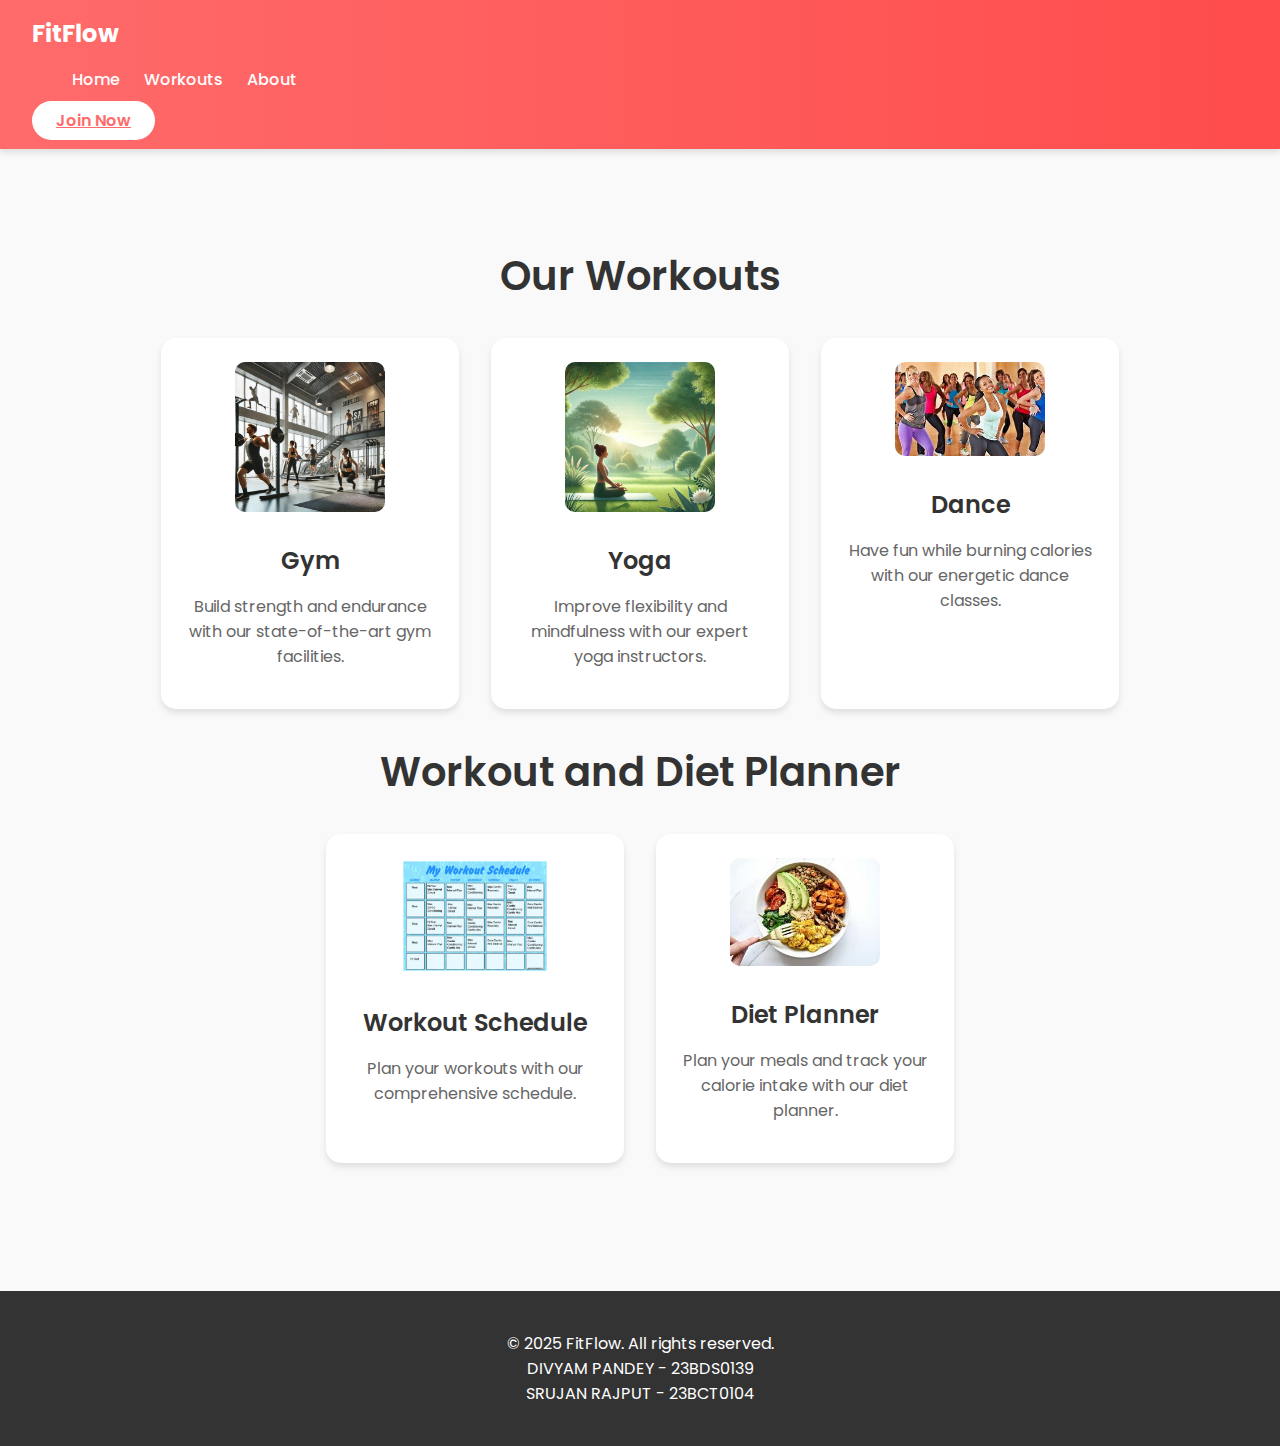
<file: workouts.html>
<!DOCTYPE html>
<html lang="en">
<head>
  <meta charset="UTF-8">
  <meta name="viewport" content="width=device-width, initial-scale=1.0">
  <title>Workouts - FitFlow</title>
  <link rel="stylesheet" href="styles.css">
  <link href="https://fonts.googleapis.com/css2?family=Poppins:wght@300;400;600;700&display=swap" rel="stylesheet">
</head>
<body>
  <header>
    <nav>
      <div class="logo">FitFlow</div>
      <ul class="nav-links">
        <li><a href="index.html">Home</a></li>
        <li><a href="workouts.html">Workouts</a></li>
        <li><a href="index.html#about">About</a></li>
      </ul>
      <a href="membership.html" class="cta-button">Join Now</a>
    </nav>
  </header>

  <section class="workouts">
    <h2>Our Workouts</h2>
    <div class="workout-cards">
      <!-- Gym Card -->
      <div class="card" onclick="window.location.href='gym.html';">
        <img src="media/gym.webp" alt="Gym">
        <h3>Gym</h3>
        <p>Build strength and endurance with our state-of-the-art gym facilities.</p>
      </div>

      <!-- Yoga Card -->
      <div class="card" onclick="window.location.href='yoga.html';">
        <img src="media/yoga.webp" alt="Yoga">
        <h3>Yoga</h3>
        <p>Improve flexibility and mindfulness with our expert yoga instructors.</p>
      </div>

      <!-- Dance Card -->
      <div class="card" onclick="window.location.href='Dance.html';">
        <img src="media/dance.jpg" alt="Dance">
        <h3>Dance</h3>
        <p>Have fun while burning calories with our energetic dance classes.</p>
      </div>
    </div>
    
    
  <h2>Workout and Diet Planner</h2>
  <div class="workout-cards">
  <!-- Workout Schedule Card -->
      <div class="card" onclick="window.location.href='workout-schedule.html';">
        <img src="media/workout-schedule.jpg" alt="Workout Schedule">
        <h3>Workout Schedule</h3>
        <p>Plan your workouts with our comprehensive schedule.</p>
      </div>


  <!-- Diet Planner Card -->
  <div class="card" onclick="window.location.href='diet-planner.html';">
    <img src="media/food-plate.jpg" alt="Diet Planner">
    <h3>Diet Planner</h3>
    <p>Plan your meals and track your calorie intake with our diet planner.</p>
  </div>
</div>
  </section>


  <footer>
    <p>&copy; 2025 FitFlow. All rights reserved. <br>DIVYAM PANDEY - 23BDS0139<br>SRUJAN RAJPUT - 23BCT0104</p>
  </footer>

  <script src="script.js"></script>
</body>
</html>
</file>
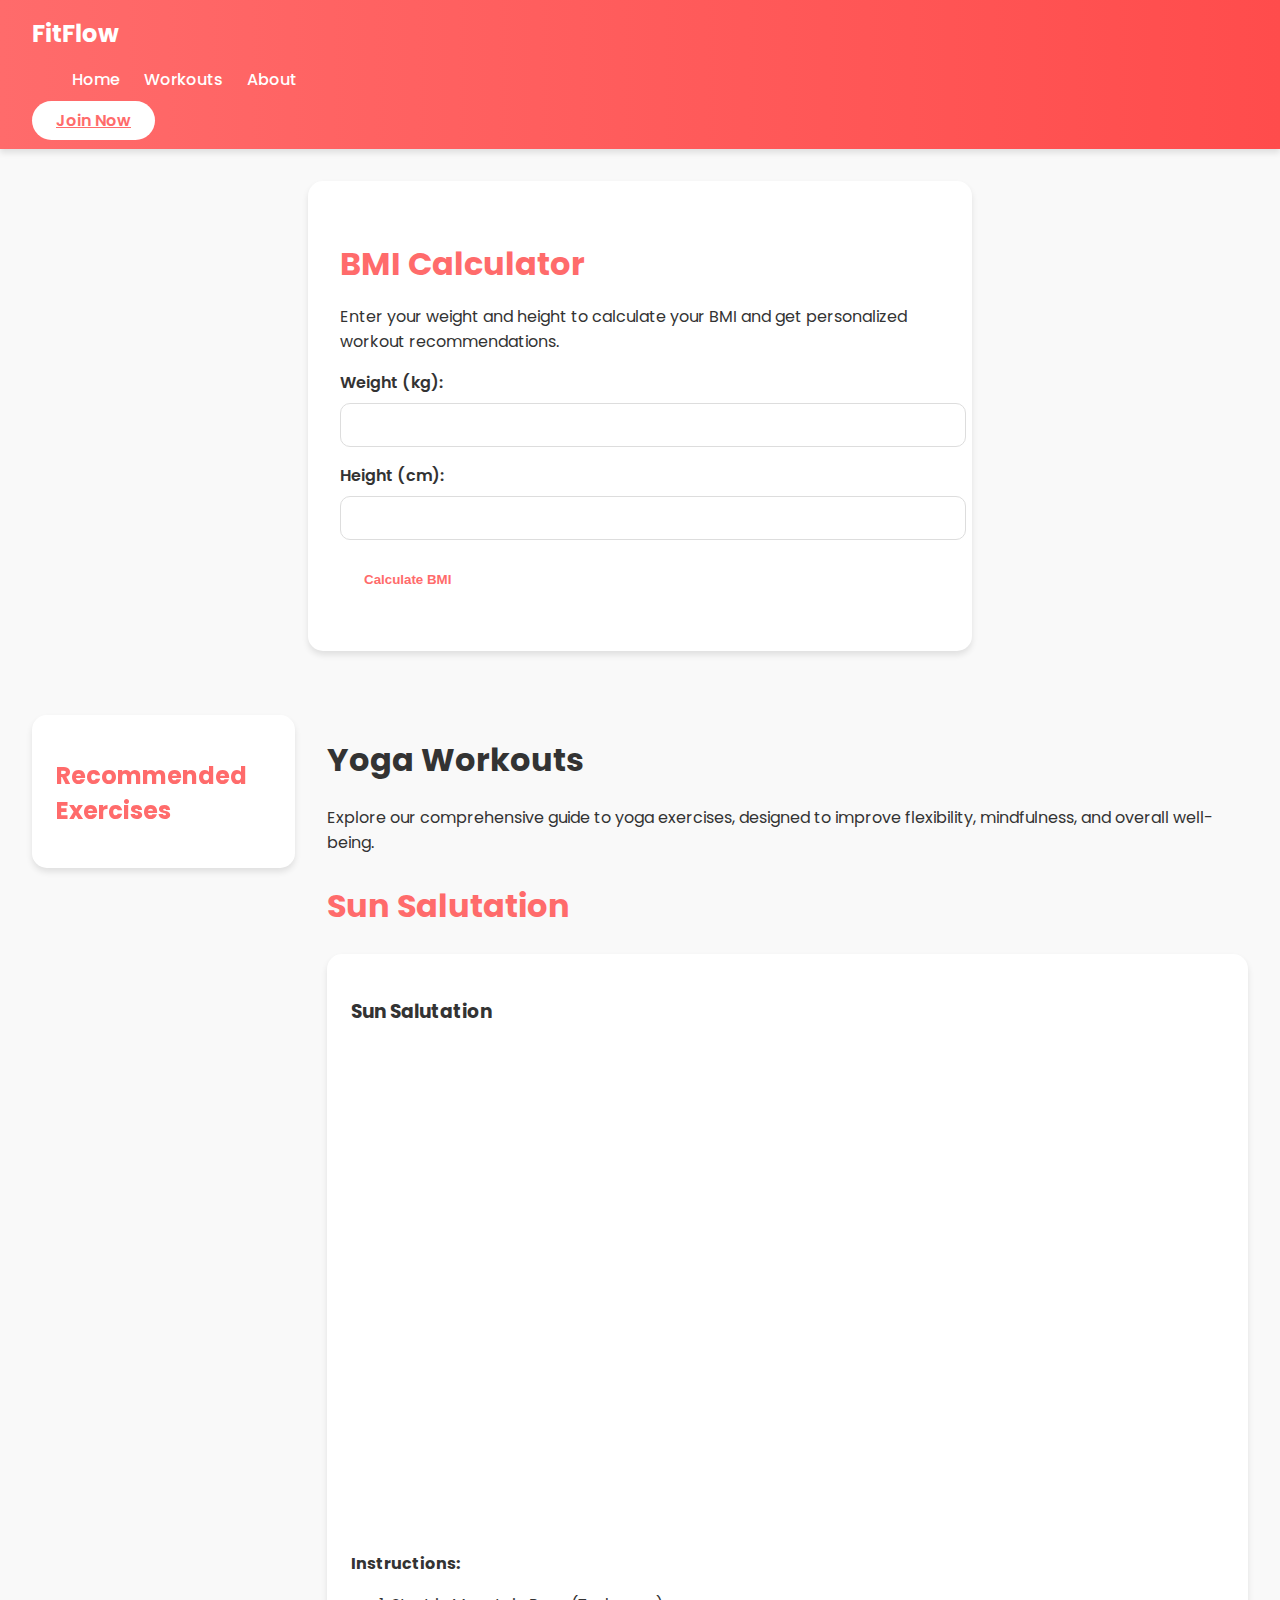
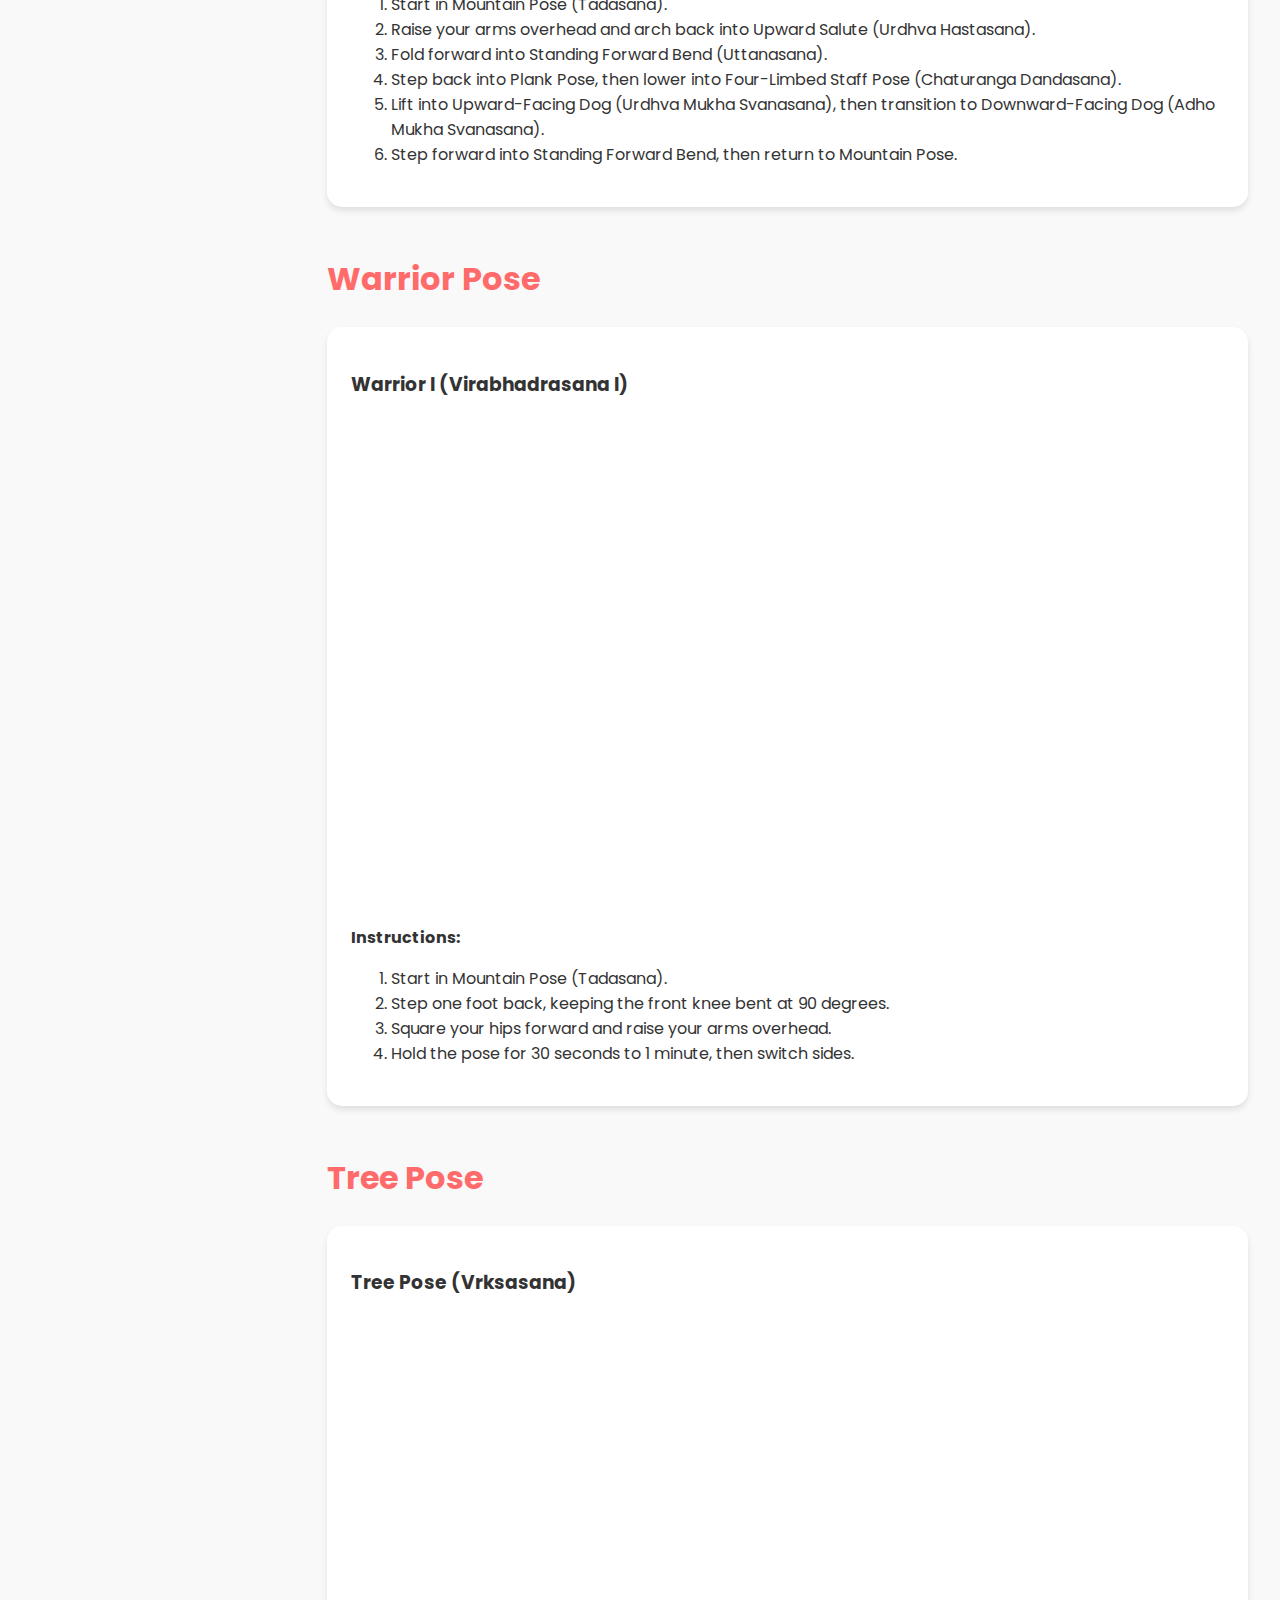
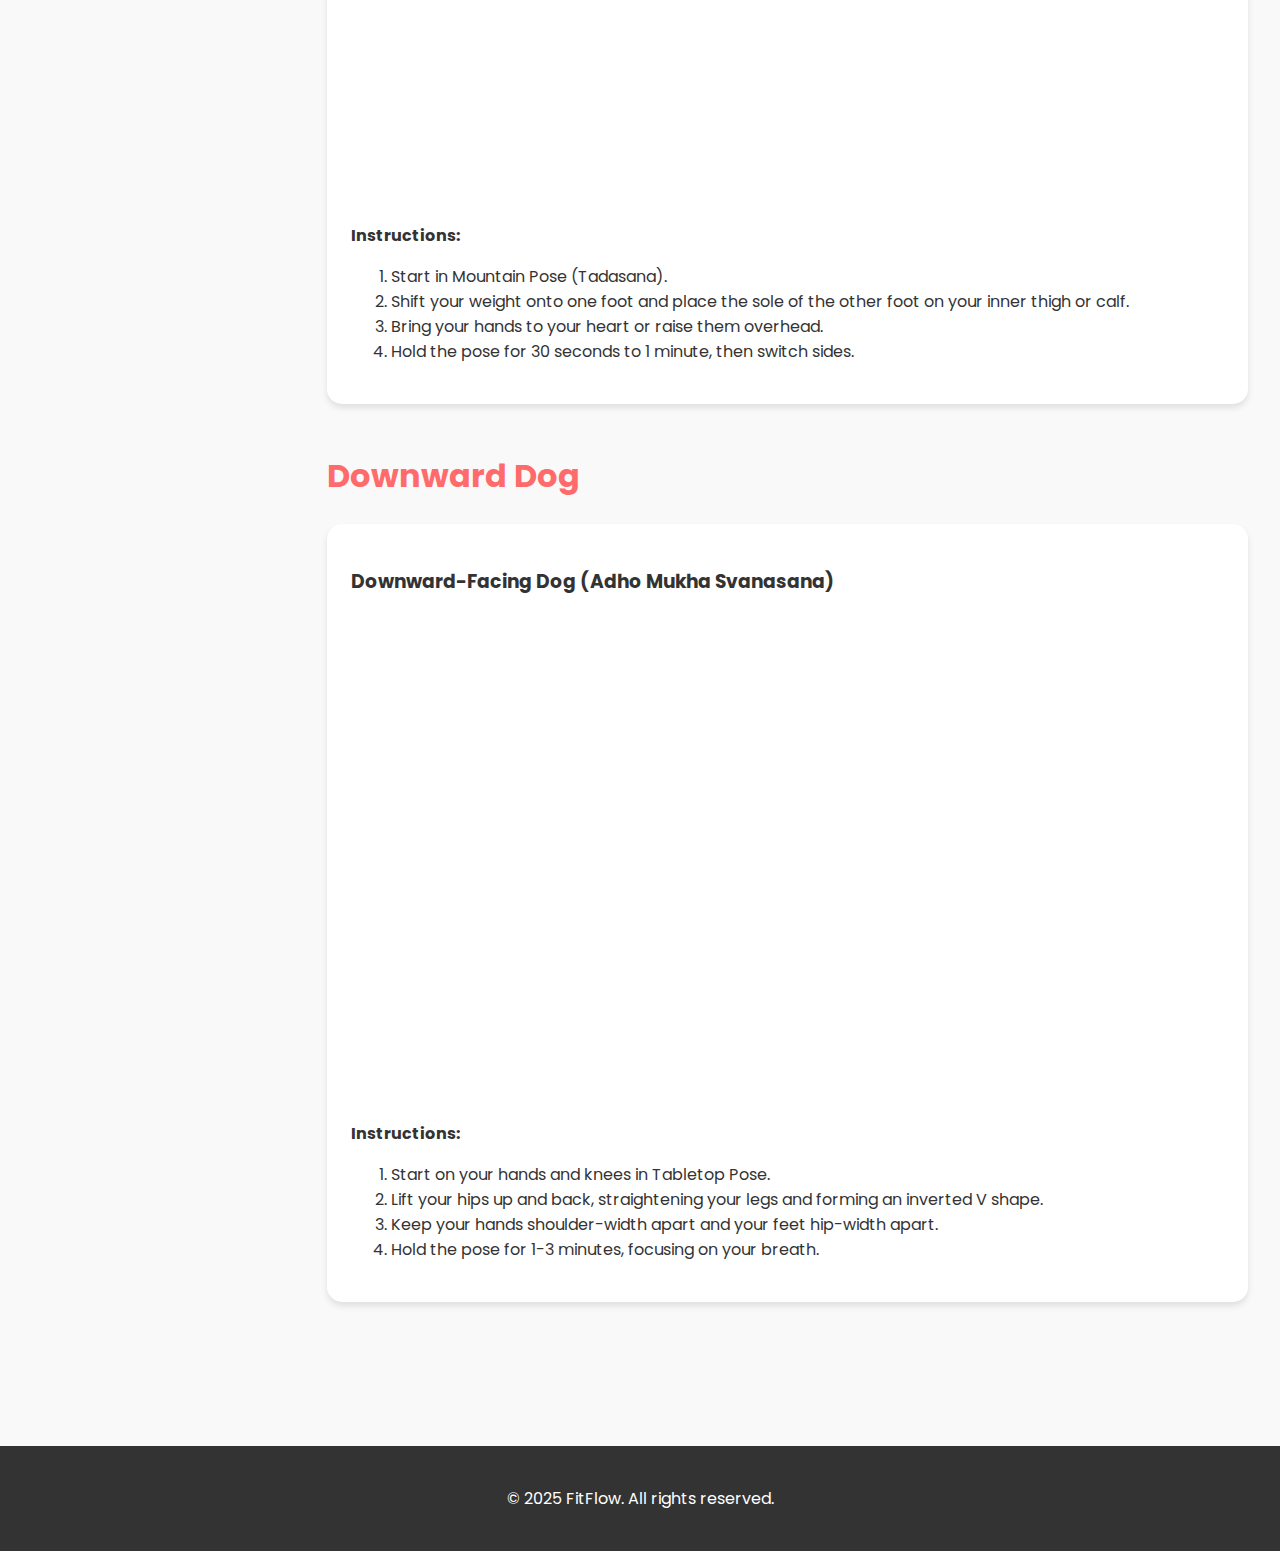
<file: yoga.html>
<!DOCTYPE html>
<html lang="en">
<head>
  <meta charset="UTF-8">
  <meta name="viewport" content="width=device-width, initial-scale=1.0">
  <title>Yoga Workouts - FitFlow</title>
  <link rel="stylesheet" href="styles.css">
  <link href="https://fonts.googleapis.com/css2?family=Poppins:wght@300;400;600;700&display=swap" rel="stylesheet">
</head>
<body>
  <header>
    <nav>
      <div class="logo">FitFlow</div>
      <ul class="nav-links">
        <li><a href="index.html">Home</a></li>
        <li><a href="workouts.html">Workouts</a></li>
        <li><a href="index.html#about">About</a></li>
      </ul>
      <a href="membership.html" class="cta-button">Join Now</a>
    </nav>
  </header>

  <!-- BMI Calculator Section -->
  <section class="bmi-calculator">
    <h2>BMI Calculator</h2>
    <p>Enter your weight and height to calculate your BMI and get personalized workout recommendations.</p>
    <form id="bmiForm">
      <label for="weight">Weight (kg):</label>
      <input type="number" id="weight" name="weight" required>
      <label for="height">Height (cm):</label>
      <input type="number" id="height" name="height" required>
      <button type="submit" class="cta-button">Calculate BMI</button>
    </form>
    <div id="bmiResult"></div>
  </section>

  <!-- Main Content Area -->
  <div class="main-content">
    <!-- Recommended Exercises Menu (Left Side) -->
    <aside id="recommendedMenu">
      <h2>Recommended Exercises</h2>
      <ul id="recommendedList"></ul>
    </aside>

    <!-- Yoga Workouts Section -->
    <section class="yoga-workouts">
      <h1>Yoga Workouts</h1>
      <p>Explore our comprehensive guide to yoga exercises, designed to improve flexibility, mindfulness, and overall well-being.</p>

      <!-- Yoga Exercises -->
      <div class="exercise-category" id="sun-salutation">
        <h2>Sun Salutation</h2>
        <div class="exercise-card">
          <h3>Sun Salutation</h3>
          <div class="video-container">
            <iframe width="560" height="315" src="https://www.youtube.com/embed/BgdJzqfavHI" frameborder="0" allow="accelerometer; autoplay; clipboard-write; encrypted-media; gyroscope; picture-in-picture" allowfullscreen></iframe>
          </div>
          <p><strong>Instructions:</strong></p>
          <ol>
            <li>Start in Mountain Pose (Tadasana).</li>
            <li>Raise your arms overhead and arch back into Upward Salute (Urdhva Hastasana).</li>
            <li>Fold forward into Standing Forward Bend (Uttanasana).</li>
            <li>Step back into Plank Pose, then lower into Four-Limbed Staff Pose (Chaturanga Dandasana).</li>
            <li>Lift into Upward-Facing Dog (Urdhva Mukha Svanasana), then transition to Downward-Facing Dog (Adho Mukha Svanasana).</li>
            <li>Step forward into Standing Forward Bend, then return to Mountain Pose.</li>
          </ol>
        </div>
      </div>

      <div class="exercise-category" id="warrior-pose">
        <h2>Warrior Pose</h2>
        <div class="exercise-card">
          <h3>Warrior I (Virabhadrasana I)</h3>
          <div class="video-container">
            <iframe width="560" height="315" src="https://www.youtube.com/embed/kkGY3xBnaGc" frameborder="0" allow="accelerometer; autoplay; clipboard-write; encrypted-media; gyroscope; picture-in-picture" allowfullscreen></iframe>
          </div>
          <p><strong>Instructions:</strong></p>
          <ol>
            <li>Start in Mountain Pose (Tadasana).</li>
            <li>Step one foot back, keeping the front knee bent at 90 degrees.</li>
            <li>Square your hips forward and raise your arms overhead.</li>
            <li>Hold the pose for 30 seconds to 1 minute, then switch sides.</li>
          </ol>
        </div>
      </div>

      <div class="exercise-category" id="tree-pose">
        <h2>Tree Pose</h2>
        <div class="exercise-card">
          <h3>Tree Pose (Vrksasana)</h3>
          <div class="video-container">
            <iframe width="560" height="315" src="https://www.youtube.com/embed/Fr5kiIygm0c" frameborder="0" allow="accelerometer; autoplay; clipboard-write; encrypted-media; gyroscope; picture-in-picture" allowfullscreen></iframe>
          </div>
          <p><strong>Instructions:</strong></p>
          <ol>
            <li>Start in Mountain Pose (Tadasana).</li>
            <li>Shift your weight onto one foot and place the sole of the other foot on your inner thigh or calf.</li>
            <li>Bring your hands to your heart or raise them overhead.</li>
            <li>Hold the pose for 30 seconds to 1 minute, then switch sides.</li>
          </ol>
        </div>
      </div>

      <div class="exercise-category" id="downward-dog">
        <h2>Downward Dog</h2>
        <div class="exercise-card">
          <h3>Downward-Facing Dog (Adho Mukha Svanasana)</h3>
          <div class="video-container">
            <iframe width="560" height="315" src="https://www.youtube.com/embed/EC7RGJ975iM" frameborder="0" allow="accelerometer; autoplay; clipboard-write; encrypted-media; gyroscope; picture-in-picture" allowfullscreen></iframe>
          </div>
          <p><strong>Instructions:</strong></p>
          <ol>
            <li>Start on your hands and knees in Tabletop Pose.</li>
            <li>Lift your hips up and back, straightening your legs and forming an inverted V shape.</li>
            <li>Keep your hands shoulder-width apart and your feet hip-width apart.</li>
            <li>Hold the pose for 1-3 minutes, focusing on your breath.</li>
          </ol>
        </div>
      </div>
    </section>
  </div>

  <footer>
    <p>&copy; 2025 FitFlow. All rights reserved.</p>
  </footer>

  <script>
    // BMI Calculator and Exercise Recommendation
    document.getElementById('bmiForm').addEventListener('submit', function (e) {
      e.preventDefault();

      // Get weight and height
      const weight = parseFloat(document.getElementById('weight').value);
      const height = parseFloat(document.getElementById('height').value) / 100; // Convert cm to meters

      // Calculate BMI
      const bmi = (weight / (height * height)).toFixed(2);

      // Display BMI result
      const bmiResult = document.getElementById('bmiResult');
      bmiResult.innerHTML = `<p>Your BMI is: <strong>${bmi}</strong></p>`;

      // Recommend exercises based on BMI
      const recommendedList = document.getElementById('recommendedList');
      let exercises = [];
      if (bmi < 18.5) {
        exercises = [
          { name: 'Sun Salutation', id: 'sun-salutation' },
          { name: 'Warrior Pose', id: 'warrior-pose' },
          { name: 'Tree Pose', id: 'tree-pose' }
        ];
      } else if (bmi >= 18.5 && bmi <= 24.9) {
        exercises = [
          { name: 'Downward Dog', id: 'downward-dog' },
          { name: 'Warrior Pose', id: 'warrior-pose' },
          { name: 'Tree Pose', id: 'tree-pose' }
        ];
      } else if (bmi >= 25 && bmi <= 29.9) {
        exercises = [
          { name: 'Sun Salutation', id: 'sun-salutation' },
          { name: 'Downward Dog', id: 'downward-dog' },
          { name: 'Warrior Pose', id: 'warrior-pose' }
        ];
      } else {
        exercises = [
          { name: 'Tree Pose', id: 'tree-pose' },
          { name: 'Warrior Pose', id: 'warrior-pose' },
          { name: 'Downward Dog', id: 'downward-dog' }
        ];
      }

      // Update the recommended exercises menu
      recommendedList.innerHTML = exercises.map(exercise => `
        <li><a href="#${exercise.id}" class="exercise-link">${exercise.name}</a></li>
      `).join('');

      // Add smooth scrolling for exercise links
      document.querySelectorAll('.exercise-link').forEach(link => {
        link.addEventListener('click', function (e) {
          e.preventDefault();
          const target = document.querySelector(this.getAttribute('href'));
          target.scrollIntoView({ behavior: 'smooth' });
        });
      });
    });
  </script>
</body>
</html>
</file>
<file: styles.css>
/* General Styles */
body {
    font-family: 'Poppins', sans-serif;
    margin: 0;
    padding: 0;
    box-sizing: border-box;
    background-color: #f9f9f9;
    color: #333;
  }
  
  header {
    background: linear-gradient(90deg, #ff6b6b, #ff4c4c);
    color: white;
    padding: 1rem 2rem;
    display: flex;
    justify-content: space-between;
    align-items: center;
    box-shadow: 0 4px 6px rgba(0, 0, 0, 0.1);
  }
  
  nav .logo {
    font-size: 1.5rem;
    font-weight: bold;
  }
  
  nav .nav-links {
    list-style: none;
    display: flex;
    gap: 1.5rem;
  }
  
  nav .nav-links a {
    color: white;
    text-decoration: none;
    font-weight: 500;
    transition: color 0.3s ease;
  }
  
  nav .nav-links a:hover {
    color: #ffdd59;
  }
  
  .cta-button {
    background-color: white;
    color: #ff6b6b;
    border: none;
    padding: 0.5rem 1.5rem;
    cursor: pointer;
    border-radius: 25px;
    font-weight: 600;
    transition: background-color 0.3s ease, color 0.3s ease;
  }
  
  .cta-button:hover {
    background-color: #ffdd59;
    color: #333;
  }
  
  /* Hero Section */
.hero {
  position: relative;
  background: linear-gradient(rgba(0, 0, 0, 0.5), rgba(0, 0, 0, 0.5)) url(th.jpg);
  background-size: cover;
  background-position: center;
  color: white;
  text-align: center;
  overflow: hidden; /* Ensure the video doesn't overflow */
  height: 100%; /* Make the hero section full viewport height */
  display: flex;
  align-items: center;
  justify-content: center;
}

.hero video {
  position: absolute;
  top: 0;
  left: 0;
  width: 100%;
  height: 100%;
  object-fit: cover; /* Ensures the video covers the entire hero section */
  z-index: -1; /* Places the video behind the content */
}

.hero-content {
  position: absolute;
  padding-top: 40%;
  z-index: 1; /* Ensures the content is above the video */
  height: 100%;
  width: 100%;
}

.hero h1 {
  font-size: 3.5rem;
  margin-bottom: 1rem;
  font-weight: 700;
}

.hero p {
  font-size: 1.2rem;
  margin-bottom: 2rem;
  font-weight: 300;
}
  
  /* Workouts Section */
  .workouts, .live-classes {
    padding: 4rem 2rem;
    text-align: center;
  }
  
  .workouts h2, .live-classes h2 {
    font-size: 2.5rem;
    margin-bottom: 2rem;
    font-weight: 600;
  }
  
  .workout-cards, .live-class-cards {
    display: flex;
    justify-content: center;
    gap: 2rem;
    flex-wrap: wrap;
  }
  
  .card {
    background-color: white;
    padding: 1.5rem;
    border-radius: 15px;
    width: 250px;
    text-align: center;
    box-shadow: 0 4px 6px rgba(0, 0, 0, 0.1);
    transition: transform 0.3s ease, box-shadow 0.3s ease;
    overflow: hidden;
  }
  
  .card:hover {
    transform: translateY(-10px);
    box-shadow: 0 8px 12px rgba(0, 0, 0, 0.2);
  }
  
  .card img {
    border-radius: 10px;
    height: auto;
    width: 150px; 
    z-index: -1;
  }
  
  .card h3 {
    font-size: 1.5rem;
    margin-bottom: 0.5rem;
    font-weight: 600;
    z-index: 0;
  }
  
  .card p {
    font-size: 1rem;
    color: #666;
    z-index: 0;
  }
  
  /* Footer */
  footer {
    background-color: #333;
    color: white;
    text-align: center;
    padding: 1.5rem;
    margin-top: 4rem;
  }
  /* Membership Section */
.membership {
    padding: 4rem 2rem;
    text-align: center;
  }
  
  .membership h2 {
    font-size: 2.5rem;
    margin-bottom: 2rem;
    font-weight: 600;
  }
  
  .membership-cards {
    display: flex;
    justify-content: center;
    gap: 2rem;
    flex-wrap: wrap;
  }
  
  .membership .card {
    background-color: white;
    padding: 2rem;
    border-radius: 15px;
    width: 300px;
    text-align: center;
    box-shadow: 0 4px 6px rgba(0, 0, 0, 0.1);
    transition: transform 0.3s ease, box-shadow 0.3s ease;
  }
  
  .membership .card:hover {
    transform: translateY(-10px);
    box-shadow: 0 8px 12px rgba(0, 0, 0, 0.2);
  }
  
  .membership .card h3 {
    font-size: 1.75rem;
    margin-bottom: 1rem;
    font-weight: 600;
  }
  
  .membership .card .price {
    font-size: 1.5rem;
    color: #ff6b6b;
    margin-bottom: 1.5rem;
    font-weight: 700;
  }
  
  .membership .card ul {
    list-style: none;
    padding: 0;
    margin-bottom: 2rem;
  }
  
  .membership .card ul li {
    font-size: 1rem;
    color: #666;
    margin-bottom: 0.5rem;
  }
  
  .membership .card .cta-button {
    background-color: #ff6b6b;
    color: white;
    border: none;
    padding: 0.75rem 1.5rem;
    cursor: pointer;
    border-radius: 25px;
    font-weight: 600;
    transition: background-color 0.3s ease, color 0.3s ease;
  }
  
  .membership .card .cta-button:hover {
    background-color: #ff4c4c;
  }

  /* Gym Workouts Section */
.gym-workouts {
  padding: 2rem;
}

.exercise-category {
  margin-bottom: 3rem;
}

.exercise-category h2 {
  font-size: 2rem;
  margin-bottom: 1.5rem;
  color: #ff6b6b;
}

.exercise-card {
  background-color: white;
  padding: 1.5rem;
  border-radius: 15px;
  margin-bottom: 1.5rem;
  box-shadow: 0 4px 6px rgba(0, 0, 0, 0.1);
}

.video-container {
  position: relative;
  padding-bottom: 56.25%; /* 16:9 Aspect Ratio */
  height: 0;
  overflow: hidden;
  margin-bottom: 1rem;
}

.video-container iframe {
  position: absolute;
  top: 0;
  left: 0;
  width: 100%;
  height: 100%;
  border-radius: 10px;
}

/* BMI Calculator Section */
.bmi-calculator {
  padding: 2rem;
  background-color: #fff;
  border-radius: 15px;
  box-shadow: 0 4px 6px rgba(0, 0, 0, 0.1);
  margin: 2rem auto;
  max-width: 600px;
}

.bmi-calculator h2 {
  font-size: 2rem;
  margin-bottom: 1rem;
  color: #ff6b6b;
}

.bmi-calculator label {
  display: block;
  margin: 1rem 0 0.5rem;
  font-weight: 600;
}

.bmi-calculator input {
  width: 100%;
  padding: 0.75rem;
  border: 1px solid #ddd;
  border-radius: 10px;
  font-size: 1rem;
}

.bmi-calculator button {
  margin-top: 1.5rem;
}

#bmiResult {
  margin-top: 1.5rem;
  font-size: 1.2rem;
}

#exerciseRecommendation {
  margin-top: 1.5rem;
  font-size: 1rem;
}

#exerciseRecommendation ul {
  list-style-type: disc;
  padding-left: 1.5rem;
}

#exerciseRecommendation ul li {
  margin-bottom: 0.5rem;
}

/* BMI Modal (Gatekeeper) */
.bmi-modal {
  display: none; /* Hidden by default */
  position: fixed;
  top: 0;
  left: 0;
  width: 100%;
  height: 100%;
  background-color: rgba(0, 0, 0, 0.8);
  z-index: 1000;
  justify-content: center;
  align-items: center;
}

.bmi-modal-content {
  background-color: #fff;
  padding: 2rem;
  border-radius: 15px;
  max-width: 500px;
  width: 90%;
  text-align: center;
  box-shadow: 0 4px 6px rgba(0, 0, 0, 0.1);
}

.bmi-modal-content h2 {
  font-size: 2rem;
  margin-bottom: 1rem;
  color: #ff6b6b;
}

.bmi-modal-content p {
  font-size: 1rem;
  margin-bottom: 1.5rem;
}

.bmi-modal-content button {
  margin-top: 1rem;
}
/* Main Content Layout */
.main-content {
  display: flex;
  gap: 2rem;
  padding: 2rem;
}

/* Recommended Exercises Menu (Left Side) */
#recommendedMenu {
  width: 250px;
  position: sticky;
  top: 1rem;
  align-self: flex-start;
  background-color: #fff;
  padding: 1.5rem;
  border-radius: 15px;
  box-shadow: 0 4px 6px rgba(0, 0, 0, 0.1);
}

#recommendedMenu h2 {
  font-size: 1.5rem;
  margin-bottom: 1rem;
  color: #ff6b6b;
}

#recommendedList {
  list-style-type: none;
  padding: 0;
}

#recommendedList li {
  margin-bottom: 0.75rem;
  font-size: 1rem;
  color: #333;
}

/* Gym Workouts Section */
.gym-workouts {
  flex: 1;
}

/* Schedule Generator */
.schedule-generator {
  padding: 2rem;
  background-color: #fff;
  border-radius: 15px;
  box-shadow: 0 4px 6px rgba(0, 0, 0, 0.1);
  margin: 2rem auto;
  max-width: 600px;
}

.schedule-generator h2 {
  font-size: 2rem;
  margin-bottom: 1rem;
  color: #ff6b6b;
}

.schedule-generator .form-group {
  margin-bottom: 1.5rem;
}

.schedule-generator label {
  display: block;
  margin-bottom: 0.5rem;
  font-weight: 600;
}

.schedule-generator select,
.schedule-generator input[type="time"] {
  width: 100%;
  padding: 0.75rem;
  border: 1px solid #ddd;
  border-radius: 10px;
  font-size: 1rem;
}

/* Workout Schedule */
.workout-schedule {
  padding: 2rem;
  background-color: #fff;
  border-radius: 15px;
  box-shadow: 0 4px 6px rgba(0, 0, 0, 0.1);
  margin: 2rem auto;
  max-width: 800px;
}

.workout-schedule h2 {
  font-size: 2rem;
  margin-bottom: 1rem;
  color: #ff6b6b;
}

.workout-schedule table {
  width: 100%;
  border-collapse: collapse;
  margin-top: 1.5rem;
}

.workout-schedule th,
.workout-schedule td {
  padding: 1rem;
  text-align: left;
  border-bottom: 1px solid #ddd;
}

.workout-schedule th {
  background-color: #f9f9f9;
  font-weight: 600;
}

.cta-button-schedule{
  background-color: aqua;
  color: #ff6b6b;
  border: none;
  padding: 0.5rem 1.5rem;
  cursor: pointer;
  border-radius: 25px;
  font-weight: 600;
  transition: background-color 0.3s ease, color 0.3s ease;
}

.cta-button-schedule:hover {
  background-color: #ffdd59;
  color: #333;
}


/* Search Input */
#searchFood {
  width: 100%;
  padding: 0.75rem;
  border: 1px solid #ddd;
  border-radius: 10px;
  font-size: 1rem;
  margin-bottom: 1rem;
}


/* Diet Planner Section */
.diet-planner {
  padding: 2rem;
  background-color: #fff;
  border-radius: 15px;
  box-shadow: 0 4px 6px rgba(0, 0, 0, 0.1);
  margin: 2rem auto;
  max-width: 800px;
}

.diet-planner h2 {
  font-size: 2rem;
  margin-bottom: 1rem;
  color: #ff6b6b;
}

.food-selection {
  margin-bottom: 2rem;
}

.food-selection label {
  display: block;
  margin-bottom: 0.5rem;
  font-weight: 600;
}

.food-selection select {
  width: 100%;
  padding: 0.75rem;
  border: 1px solid #ddd;
  border-radius: 10px;
  font-size: 1rem;
  margin-bottom: 1rem;
}

.diet-summary table {
  width: 100%;
  border-collapse: collapse;
  margin-top: 1.5rem;
}

.diet-summary th,
.diet-summary td {
  padding: 1rem;
  text-align: left;
  border-bottom: 1px solid #ddd;
}

.diet-summary th {
  background-color: #f9f9f9;
  font-weight: 600;
}

.diet-summary button {
  background-color: #ff6b6b;
  color: white;
  border: none;
  padding: 0.5rem 1rem;
  border-radius: 25px;
  cursor: pointer;
  transition: background-color 0.3s ease;
}

.diet-summary button:hover {
  background-color: #ff4c4c;
}

#totalSummary {
  margin-top: 1.5rem;
  font-size: 1.1rem;
}

#totalSummary p {
  margin-bottom: 0.5rem;
}
</file>
